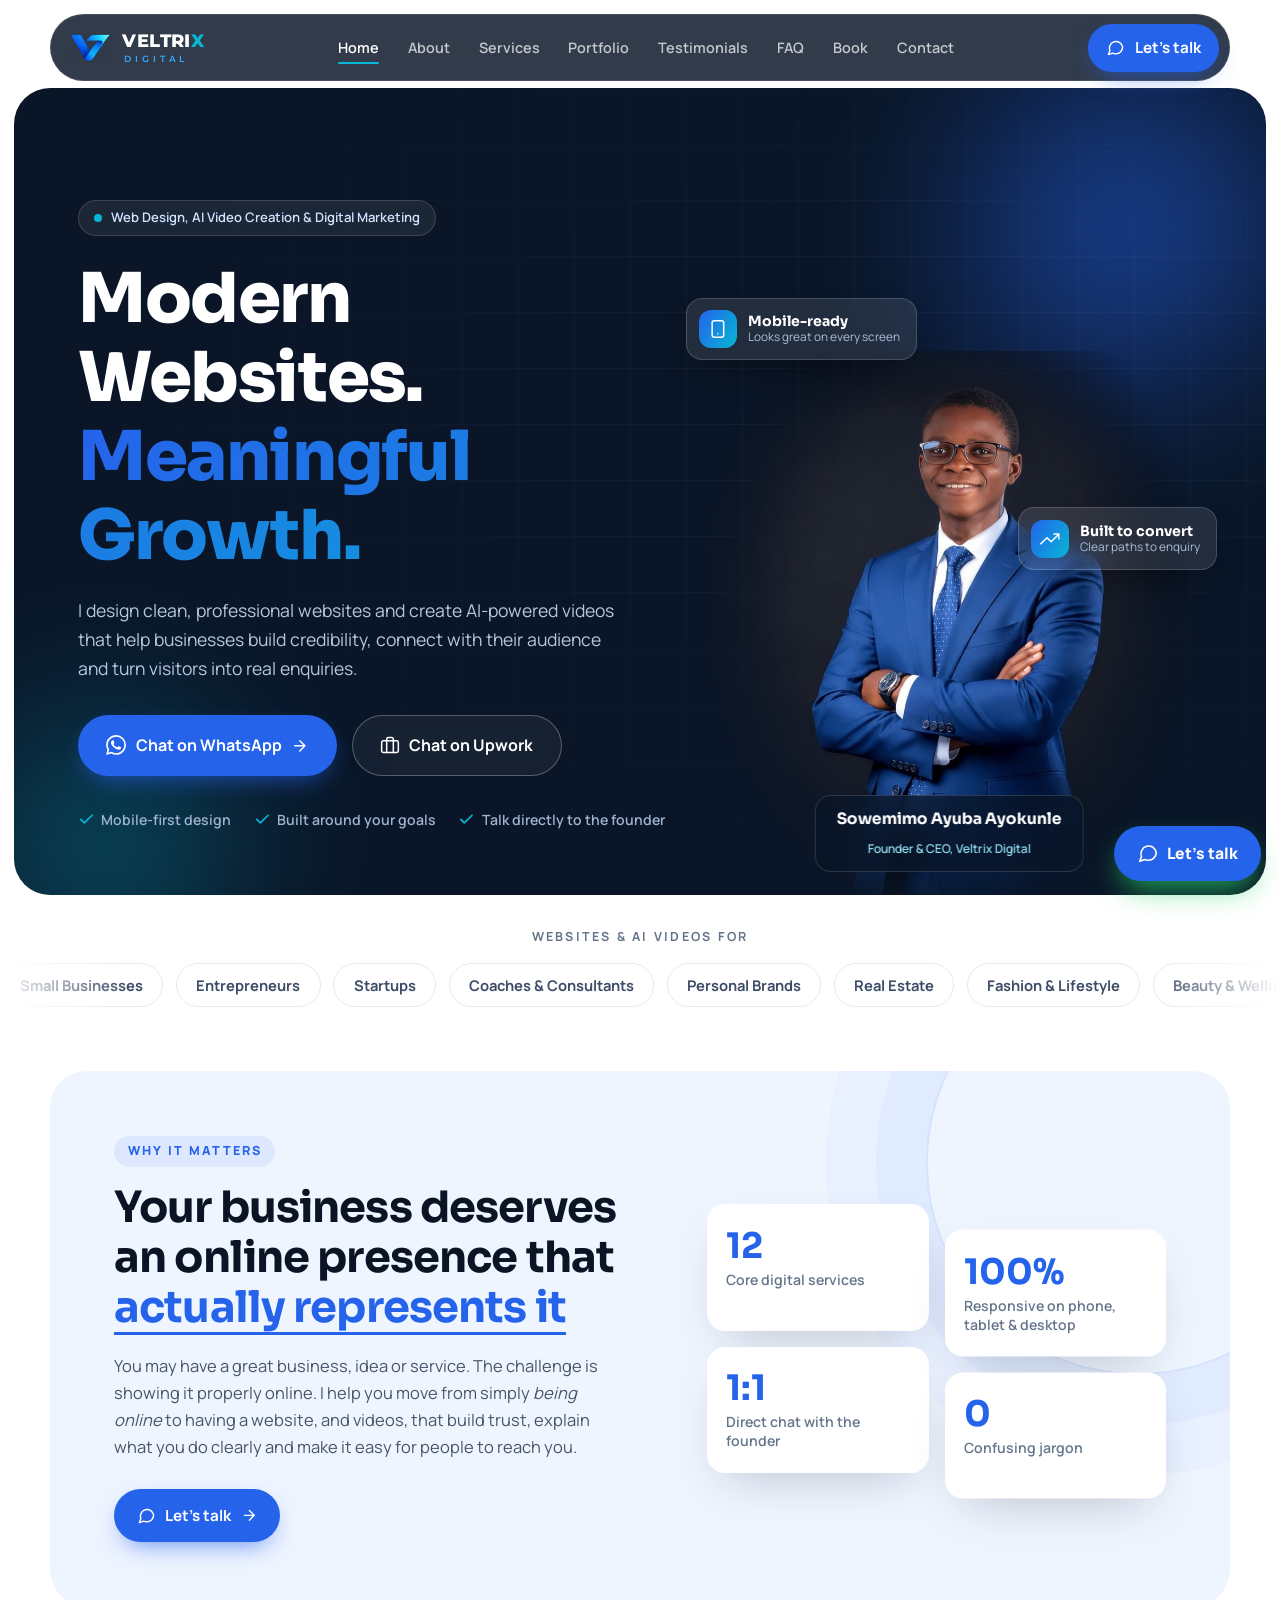
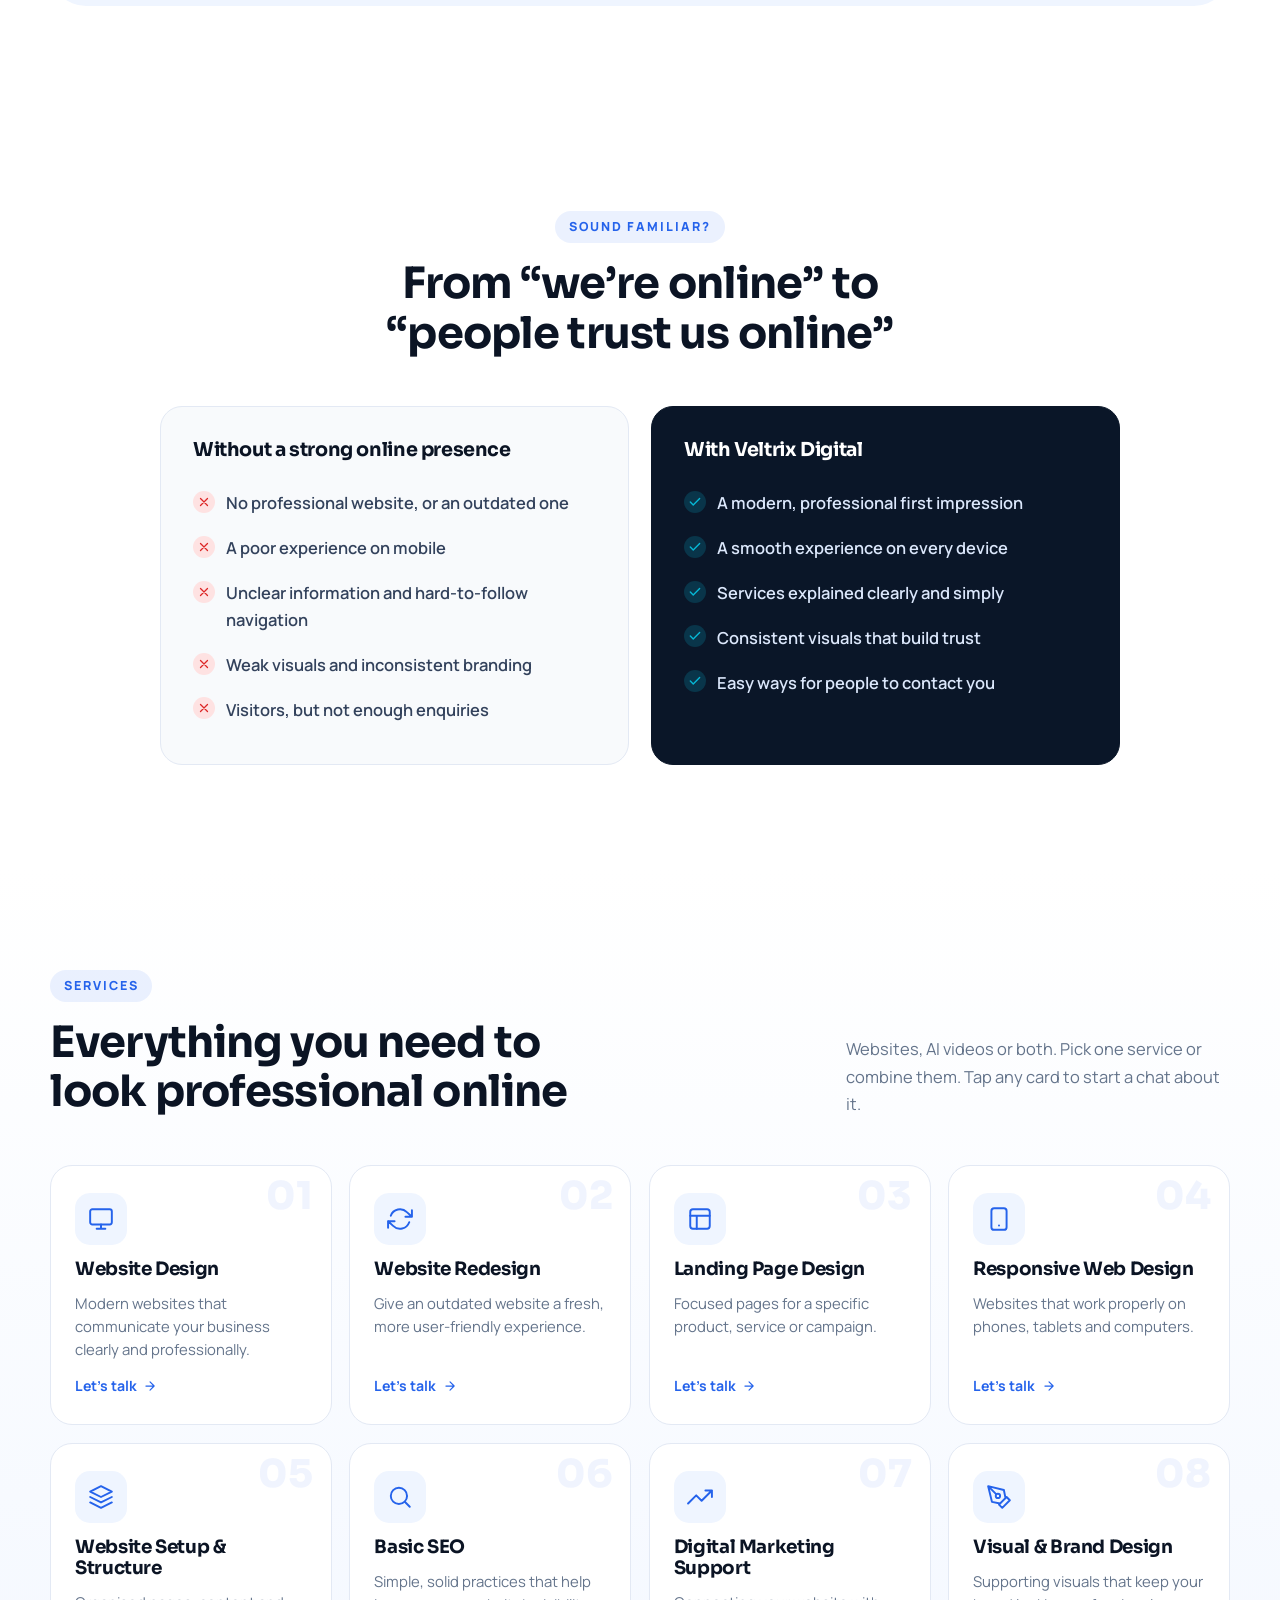
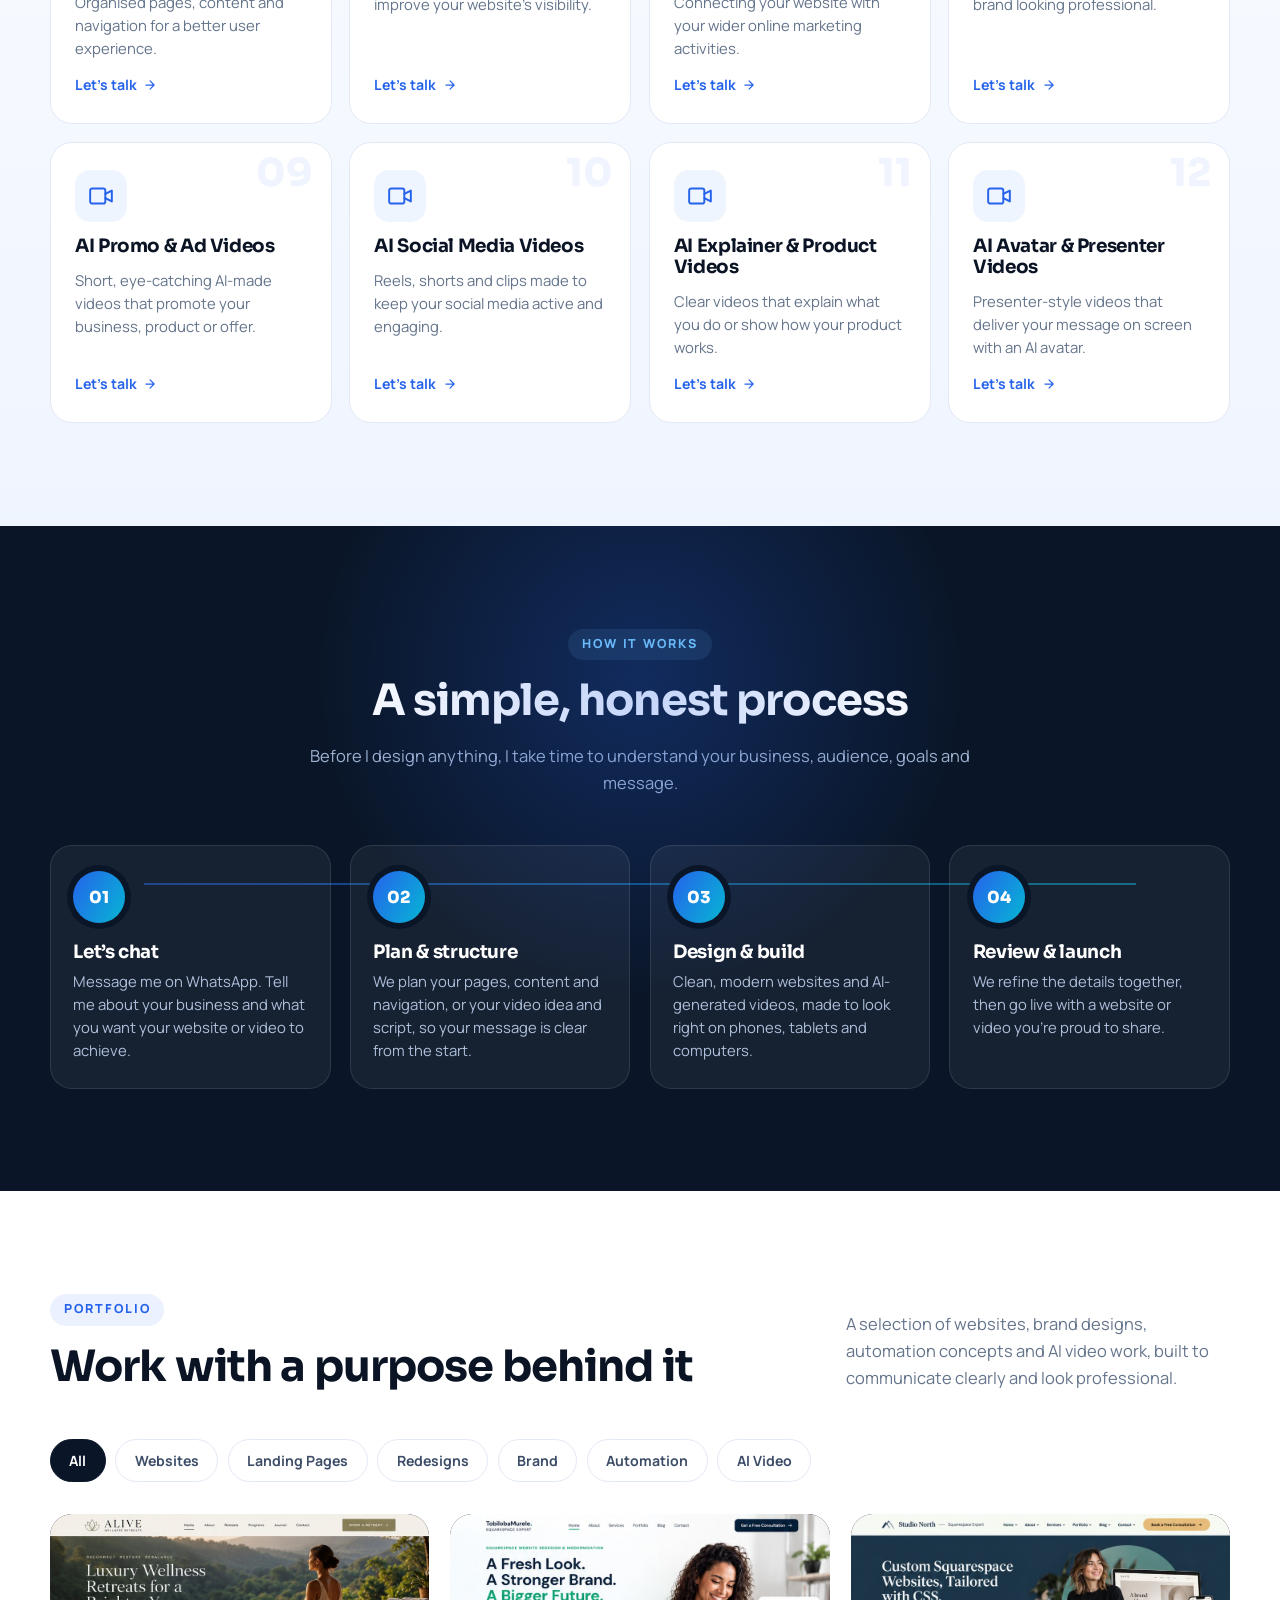
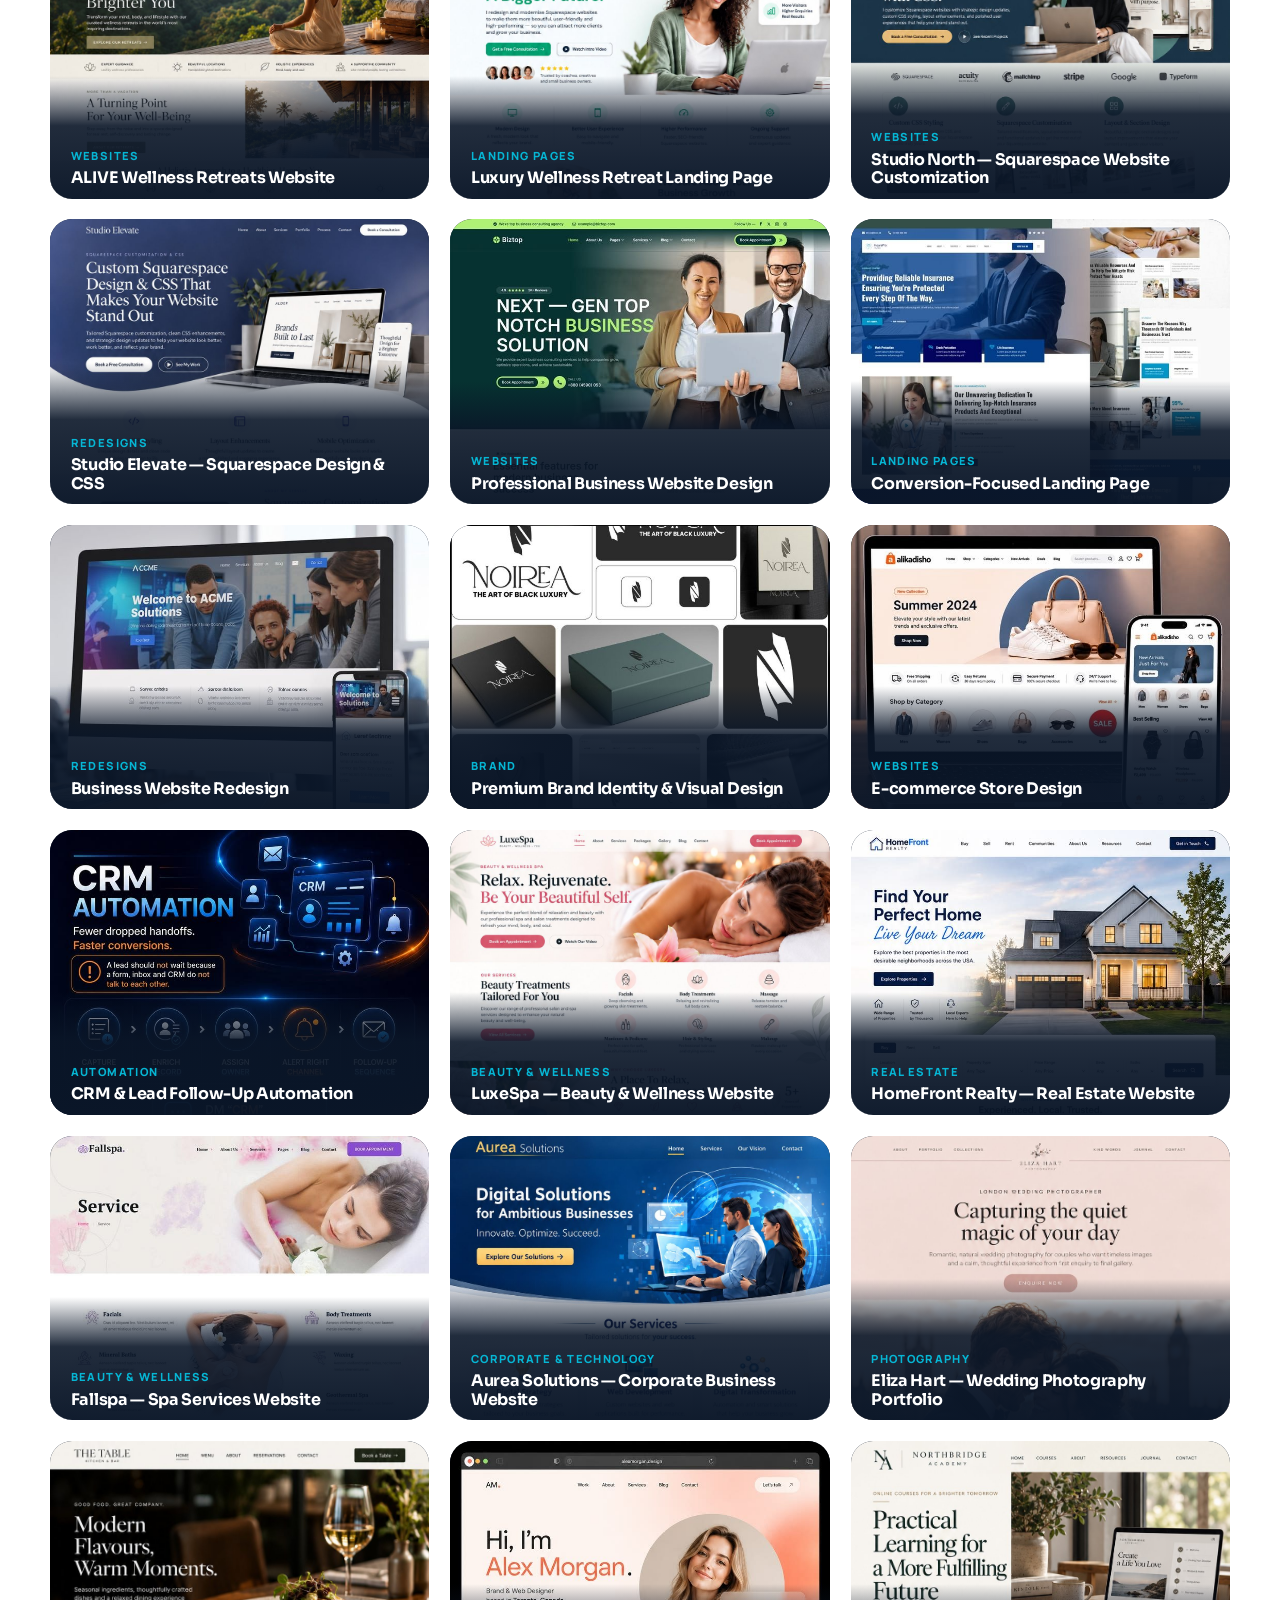
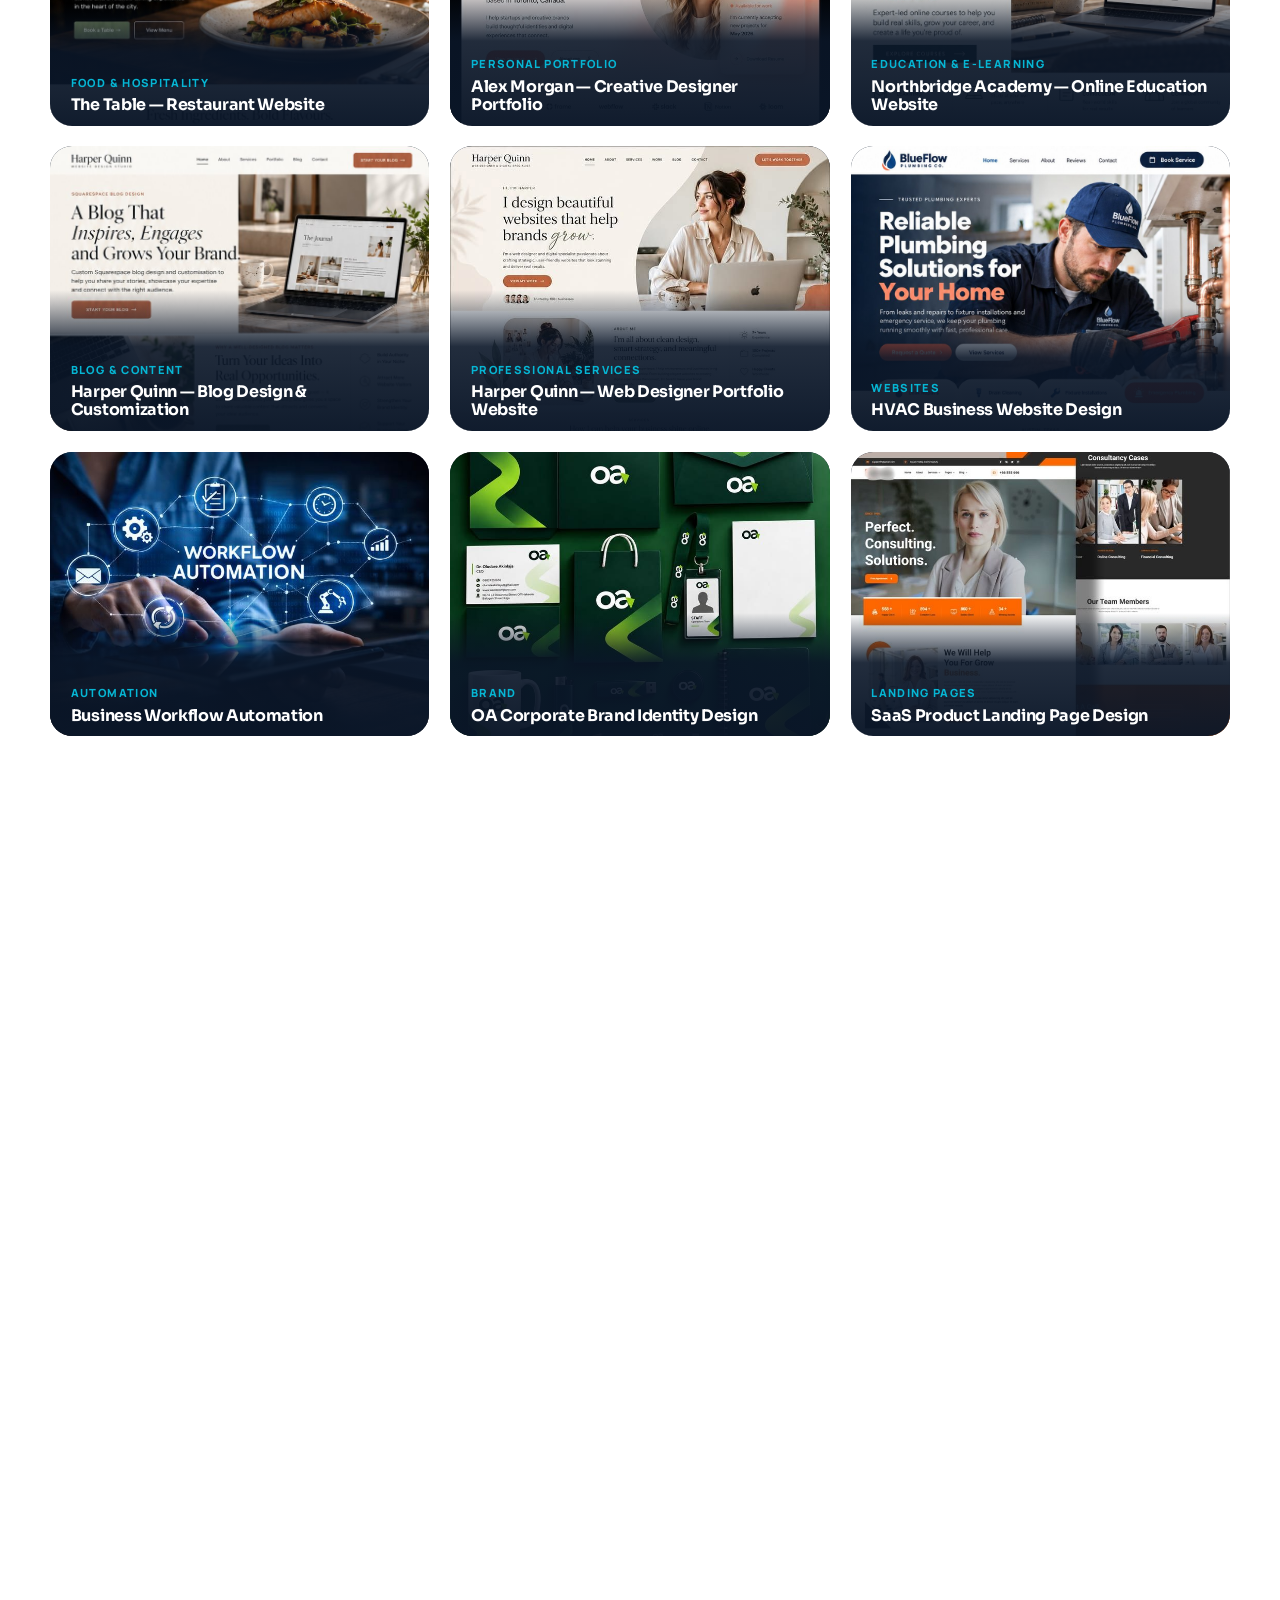
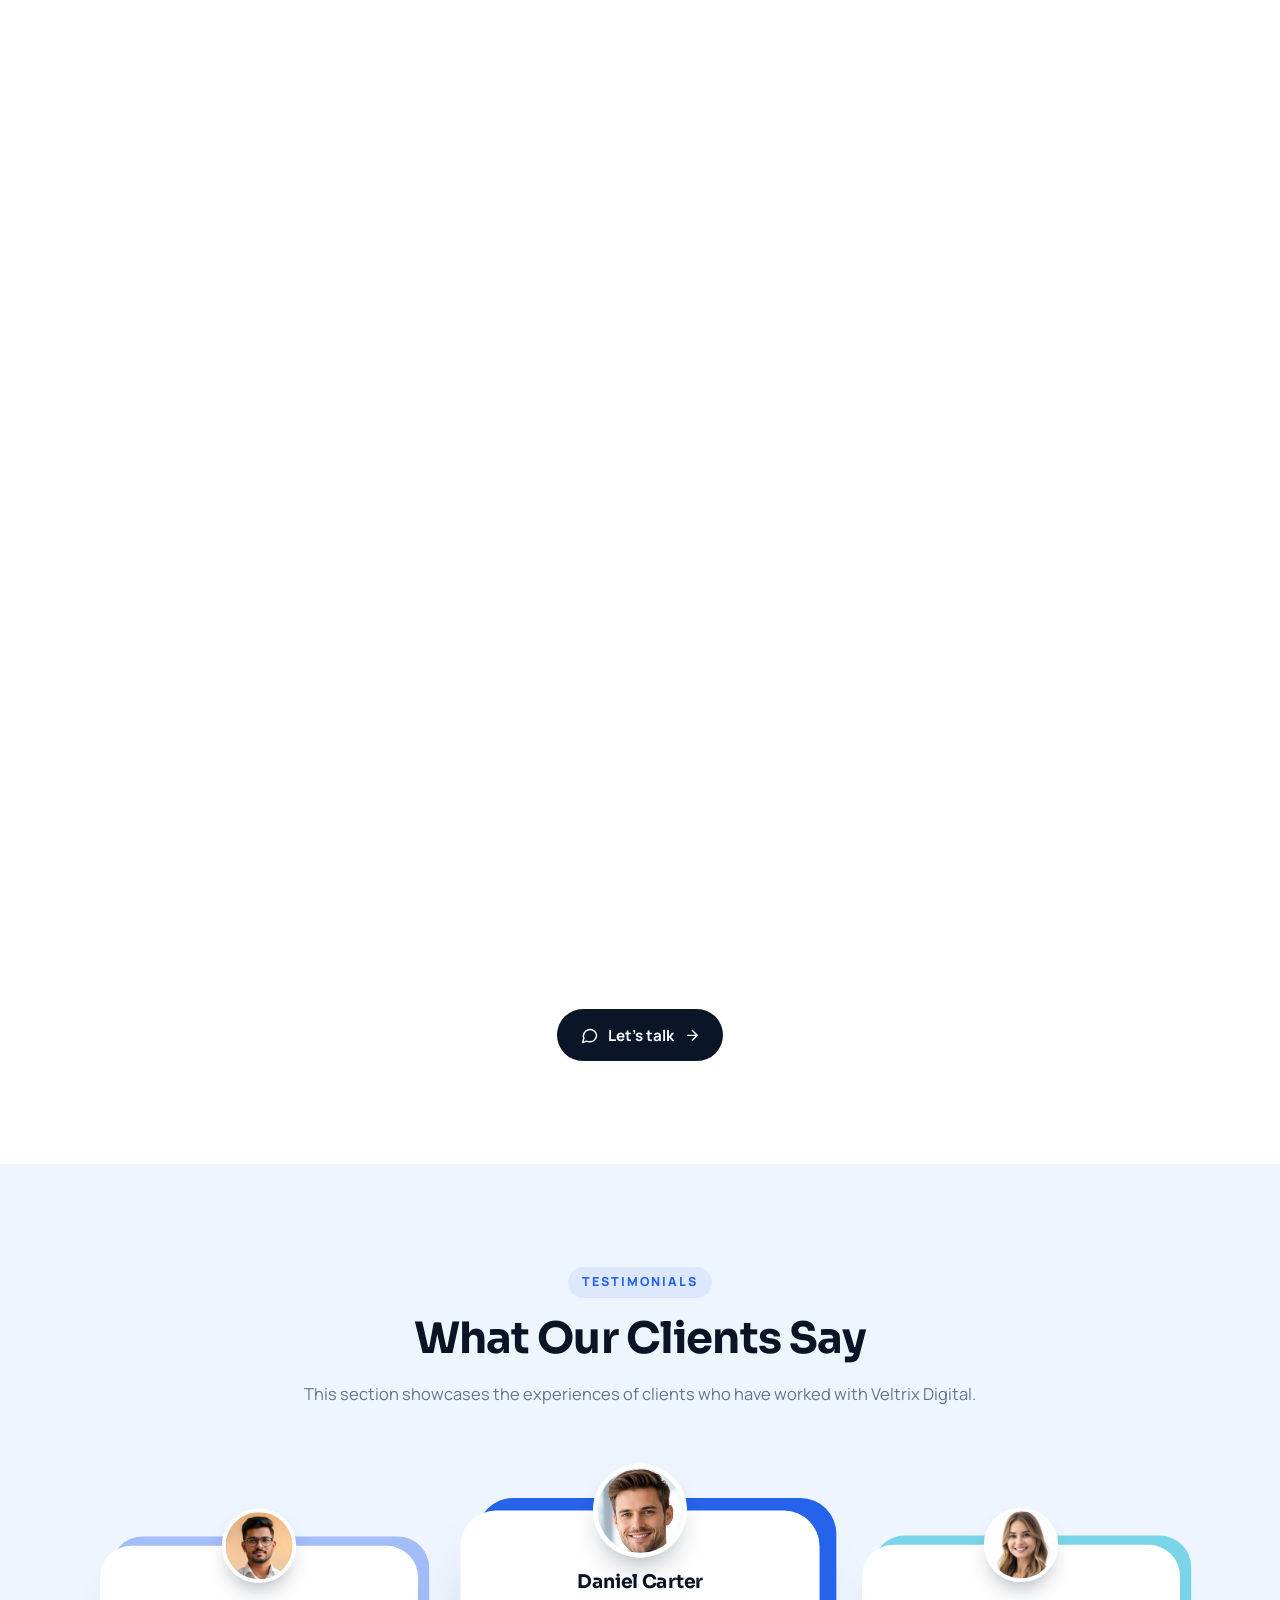
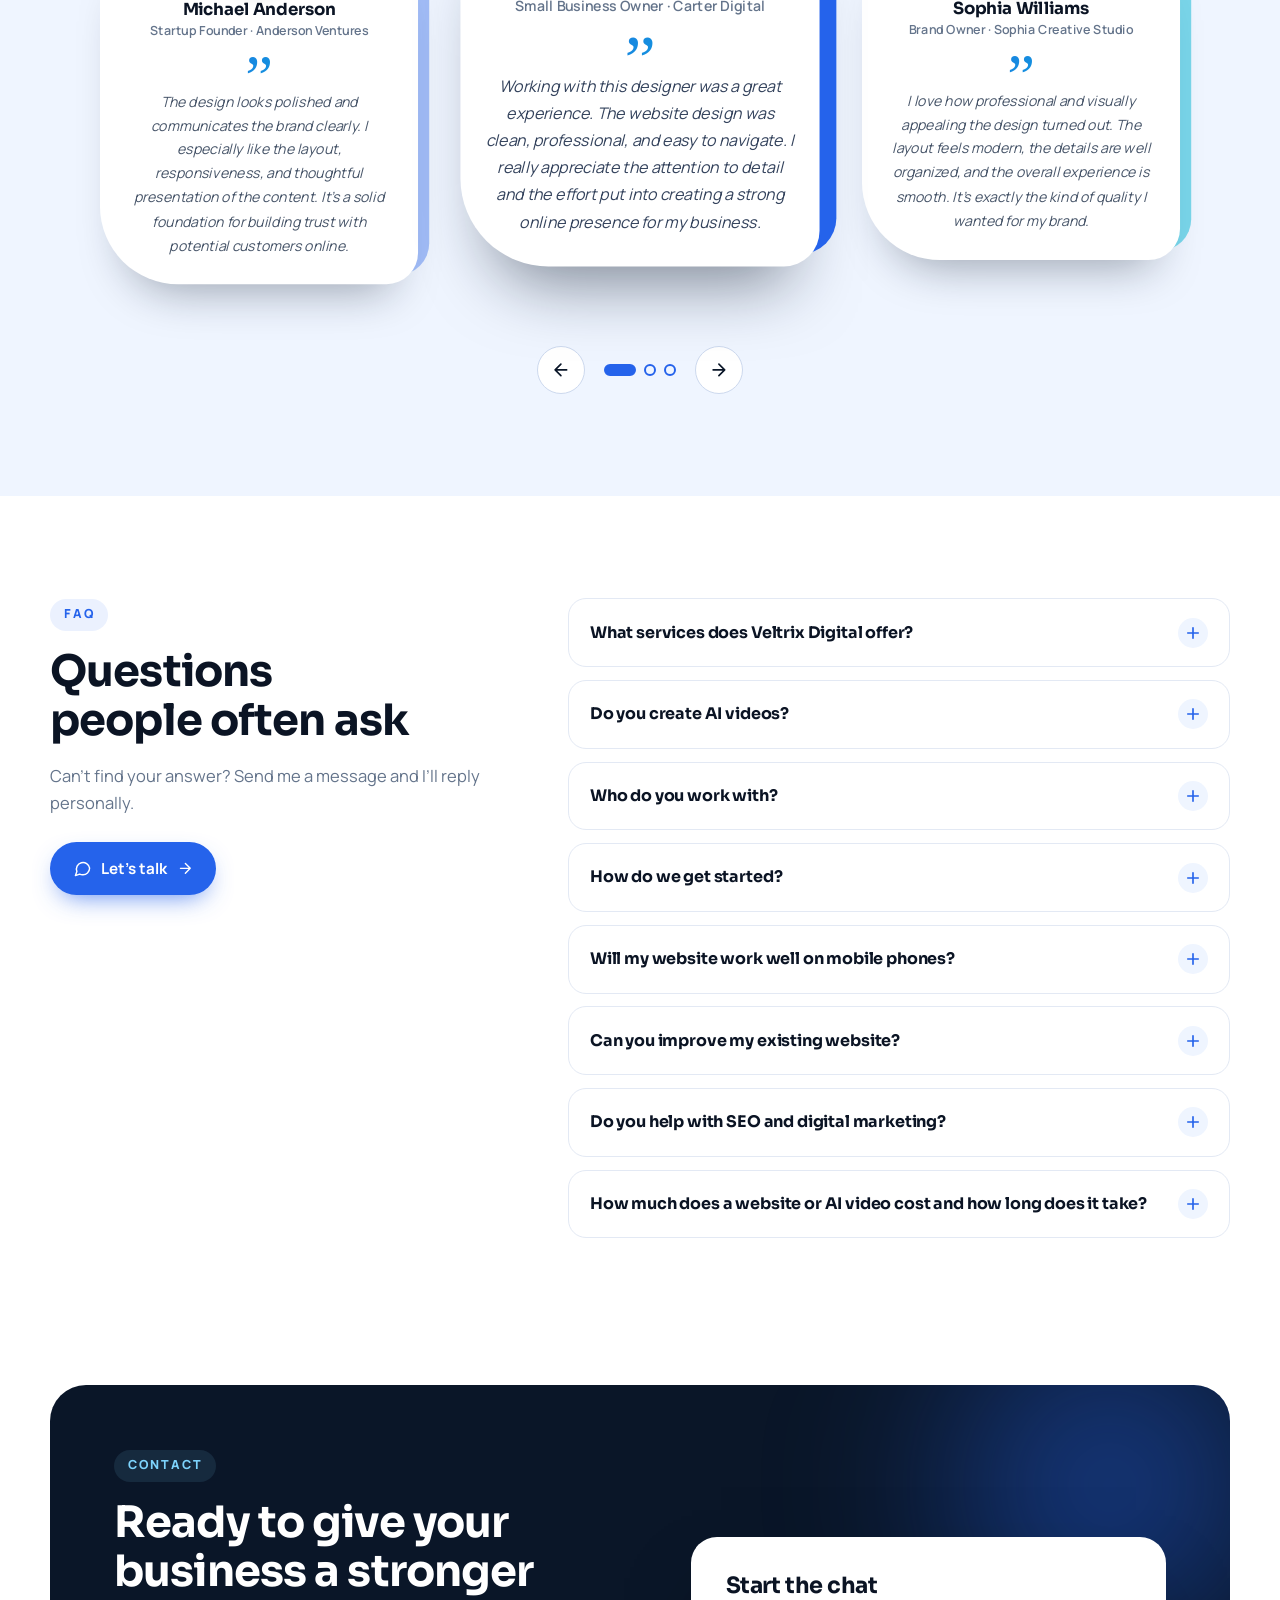
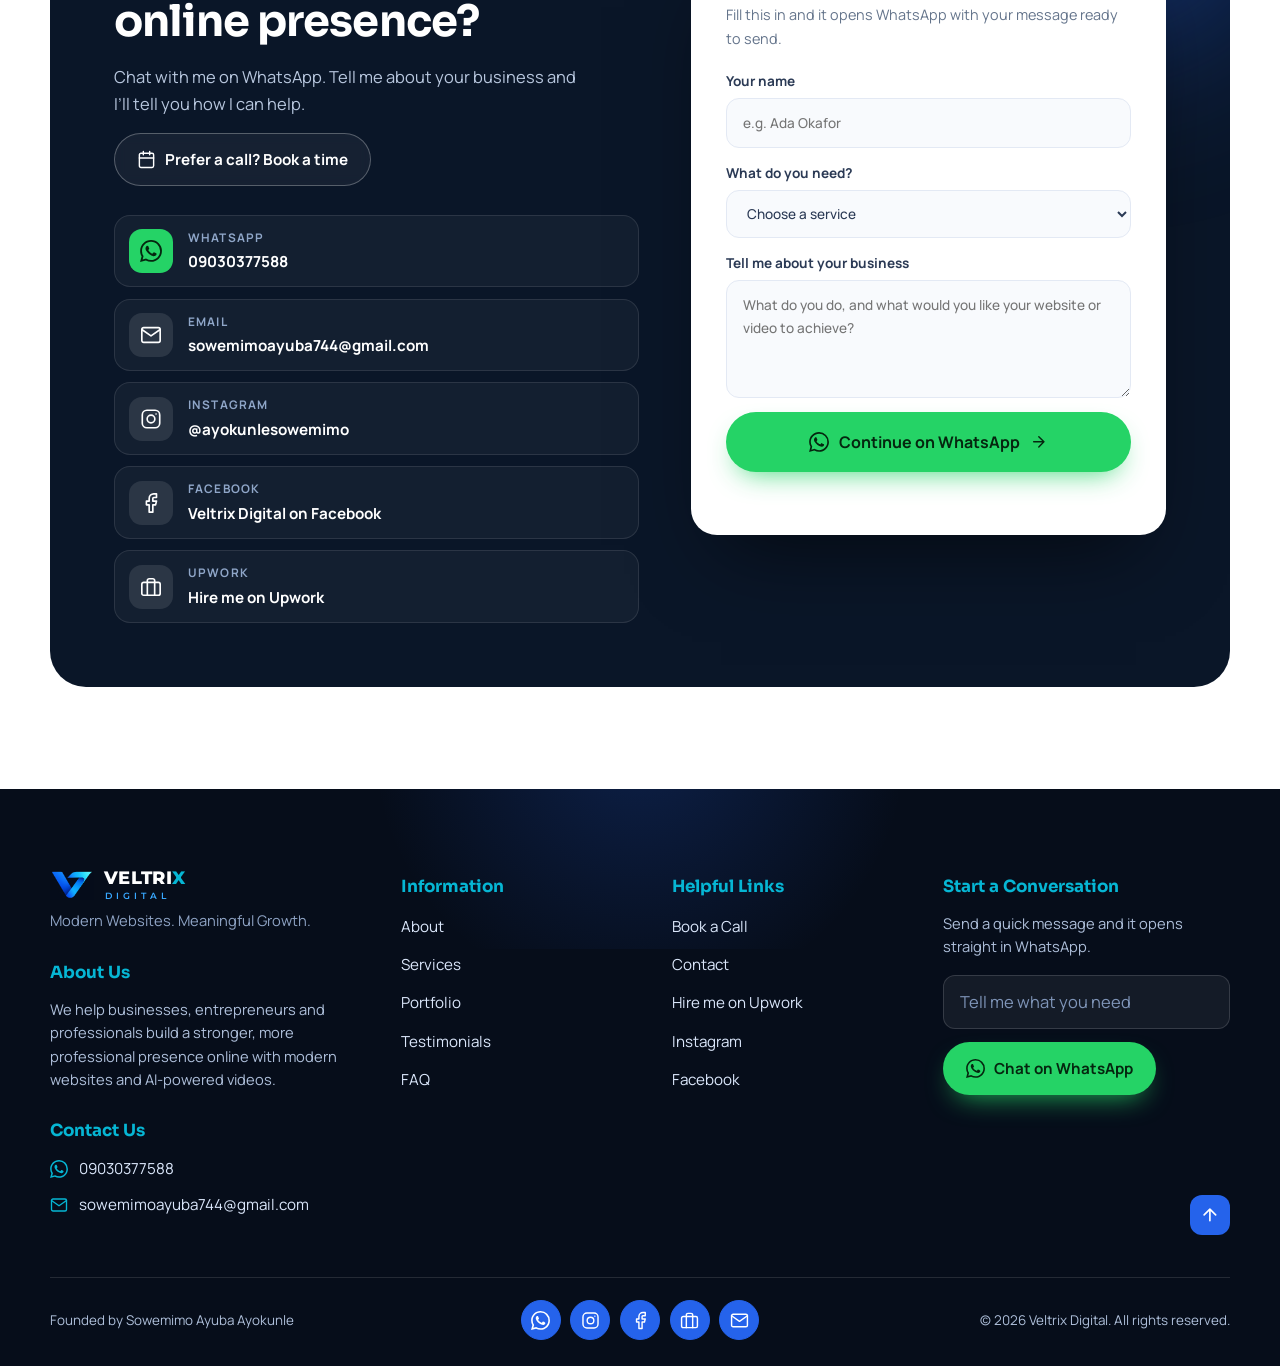
<file: index.html>
<!doctype html>
<html lang="en">
<head>
<meta charset="utf-8">
<meta name="viewport" content="width=device-width, initial-scale=1">
<title>Veltrix Digital | Modern Websites. Meaningful Growth.</title>
<meta name="description" content="Veltrix Digital designs modern, professional websites and creates AI-powered videos for businesses, coaches, consultants, NGOs and e-commerce brands. Chat with the founder on WhatsApp.">
<meta name="theme-color" content="#0A1628">
<meta property="og:title" content="Veltrix Digital | Modern Websites. Meaningful Growth.">
<meta property="og:description" content="Modern websites and AI-powered videos that build trust and help your business grow online.">
<meta property="og:type" content="website">
<meta property="og:image" content="assets/og.jpg">
<link rel="icon" type="image/png" href="assets/favicon.png">
<link rel="preconnect" href="https://fonts.googleapis.com">
<link rel="preconnect" href="https://fonts.gstatic.com" crossorigin>
<link href="https://fonts.googleapis.com/css2?family=Manrope:wght@400;500;600;700&family=Sora:wght@500;600;700;800&family=Montserrat:wght@600;800&display=swap" rel="stylesheet">
<link rel="stylesheet" href="style.css">
</head>
<body>

<!-- Icon sprite -->
<svg width="0" height="0" style="position:absolute" aria-hidden="true">
  <defs>
    <symbol id="i-wa" viewBox="0 0 24 24"><path fill="currentColor" d="M17.472 14.382c-.297-.149-1.758-.867-2.03-.967-.273-.099-.471-.148-.67.15-.197.297-.767.966-.94 1.164-.173.199-.347.223-.644.075-.297-.15-1.255-.463-2.39-1.475-.883-.788-1.48-1.761-1.653-2.059-.173-.297-.018-.458.13-.606.134-.133.298-.347.446-.52.149-.174.198-.298.298-.497.099-.198.05-.371-.025-.52-.075-.149-.669-1.612-.916-2.207-.242-.579-.487-.5-.669-.51-.173-.008-.371-.01-.57-.01-.198 0-.52.074-.792.372-.272.297-1.04 1.016-1.04 2.479 0 1.462 1.065 2.875 1.213 3.074.149.198 2.096 3.2 5.077 4.487.709.306 1.262.489 1.694.625.712.227 1.36.195 1.871.118.571-.085 1.758-.719 2.006-1.413.248-.694.248-1.289.173-1.413-.074-.124-.272-.198-.57-.347m-5.421 7.403h-.004a9.87 9.87 0 01-5.031-1.378l-.361-.214-3.741.982.998-3.648-.235-.374a9.86 9.86 0 01-1.51-5.26c.001-5.45 4.436-9.884 9.888-9.884 2.64 0 5.122 1.03 6.988 2.898a9.825 9.825 0 012.893 6.994c-.003 5.45-4.437 9.884-9.885 9.884m8.413-18.297A11.815 11.815 0 0012.05 0C5.495 0 .16 5.335.157 11.892c0 2.096.547 4.142 1.588 5.945L.057 24l6.305-1.654a11.882 11.882 0 005.683 1.448h.005c6.554 0 11.89-5.335 11.893-11.893a11.821 11.821 0 00-3.48-8.413Z"/></symbol>
    <symbol id="i-arrow" viewBox="0 0 24 24"><path d="M5 12h14M12 5l7 7-7 7" fill="none" stroke="currentColor" stroke-width="2" stroke-linecap="round" stroke-linejoin="round"/></symbol>
    <symbol id="i-check" viewBox="0 0 24 24"><path d="M20 6L9 17l-5-5" fill="none" stroke="currentColor" stroke-width="2.4" stroke-linecap="round" stroke-linejoin="round"/></symbol>
    <symbol id="i-x" viewBox="0 0 24 24"><path d="M18 6L6 18M6 6l12 12" fill="none" stroke="currentColor" stroke-width="2.2" stroke-linecap="round"/></symbol>
    <symbol id="i-plus" viewBox="0 0 24 24"><path d="M12 5v14M5 12h14" fill="none" stroke="currentColor" stroke-width="2.2" stroke-linecap="round"/></symbol>
    <symbol id="i-mail" viewBox="0 0 24 24"><g fill="none" stroke="currentColor" stroke-width="1.8" stroke-linecap="round" stroke-linejoin="round"><path d="M4 4h16a2 2 0 0 1 2 2v12a2 2 0 0 1-2 2H4a2 2 0 0 1-2-2V6a2 2 0 0 1 2-2z"/><path d="M22 6l-10 7L2 6"/></g></symbol>
    <symbol id="i-ig" viewBox="0 0 24 24"><g fill="none" stroke="currentColor" stroke-width="1.8" stroke-linecap="round" stroke-linejoin="round"><rect x="2.5" y="2.5" width="19" height="19" rx="5"/><circle cx="12" cy="12" r="4.2"/><path d="M17.5 6.5h.01"/></g></symbol>
    <symbol id="i-fb" viewBox="0 0 24 24"><path d="M18 2h-3a5 5 0 0 0-5 5v3H7v4h3v8h4v-8h3l1-4h-4V7a1 1 0 0 1 1-1h3z" fill="none" stroke="currentColor" stroke-width="1.8" stroke-linejoin="round"/></symbol>
    <symbol id="i-video" viewBox="0 0 24 24"><g fill="none" stroke="currentColor" stroke-width="1.8" stroke-linecap="round" stroke-linejoin="round"><rect x="2" y="5" width="14" height="14" rx="2"/><path d="M16 10l6-3v10l-6-3"/></g></symbol>
    <symbol id="i-monitor" viewBox="0 0 24 24"><g fill="none" stroke="currentColor" stroke-width="1.8" stroke-linecap="round" stroke-linejoin="round"><rect x="2" y="3" width="20" height="14" rx="2"/><path d="M8 21h8M12 17v4"/></g></symbol>
    <symbol id="i-phone" viewBox="0 0 24 24"><g fill="none" stroke="currentColor" stroke-width="1.8" stroke-linecap="round" stroke-linejoin="round"><rect x="5" y="2" width="14" height="20" rx="2.5"/><path d="M12 18h.01"/></g></symbol>
    <symbol id="i-layout" viewBox="0 0 24 24"><g fill="none" stroke="currentColor" stroke-width="1.8" stroke-linecap="round" stroke-linejoin="round"><rect x="3" y="3" width="18" height="18" rx="2.5"/><path d="M3 9h18M9 21V9"/></g></symbol>
    <symbol id="i-refresh" viewBox="0 0 24 24"><path d="M23 4v6h-6M1 20v-6h6M3.5 9a9 9 0 0 1 14.85-3.36L23 10M1 14l4.65 4.36A9 9 0 0 0 20.5 15" fill="none" stroke="currentColor" stroke-width="1.8" stroke-linecap="round" stroke-linejoin="round"/></symbol>
    <symbol id="i-layers" viewBox="0 0 24 24"><path d="M12 2L2 7l10 5 10-5-10-5zM2 17l10 5 10-5M2 12l10 5 10-5" fill="none" stroke="currentColor" stroke-width="1.8" stroke-linecap="round" stroke-linejoin="round"/></symbol>
    <symbol id="i-search" viewBox="0 0 24 24"><g fill="none" stroke="currentColor" stroke-width="1.8" stroke-linecap="round" stroke-linejoin="round"><circle cx="11" cy="11" r="7.5"/><path d="M21 21l-4.35-4.35"/></g></symbol>
    <symbol id="i-chart" viewBox="0 0 24 24"><path d="M23 6l-9.5 9.5-5-5L1 18M17 6h6v6" fill="none" stroke="currentColor" stroke-width="1.8" stroke-linecap="round" stroke-linejoin="round"/></symbol>
    <symbol id="i-pen" viewBox="0 0 24 24"><path d="M12 19l7-7 3 3-7 7-3-3zM18 13l-1.5-7.5L2 2l3.5 14.5L13 18l5-5zM2 2l7.6 7.6M11 13a2 2 0 1 0 0-4 2 2 0 0 0 0 4z" fill="none" stroke="currentColor" stroke-width="1.8" stroke-linecap="round" stroke-linejoin="round"/></symbol>
    <symbol id="i-image" viewBox="0 0 24 24"><g fill="none" stroke="currentColor" stroke-width="1.8" stroke-linecap="round" stroke-linejoin="round"><rect x="3" y="3" width="18" height="18" rx="2.5"/><circle cx="8.5" cy="8.5" r="1.5"/><path d="M21 15l-5-5L5 21"/></g></symbol>
    <symbol id="i-star" viewBox="0 0 24 24"><path d="M12 2l3.09 6.26L22 9.27l-5 4.87 1.18 6.88L12 17.77l-6.18 3.25L7 14.14 2 9.27l6.91-1.01L12 2z" fill="currentColor"/></symbol>
    <symbol id="i-brief" viewBox="0 0 24 24"><g fill="none" stroke="currentColor" stroke-width="1.8" stroke-linecap="round" stroke-linejoin="round"><rect x="2" y="7" width="20" height="14" rx="2"/><path d="M16 21V5a2 2 0 0 0-2-2h-4a2 2 0 0 0-2 2v16"/></g></symbol>
    <symbol id="i-cal" viewBox="0 0 24 24"><g fill="none" stroke="currentColor" stroke-width="1.8" stroke-linecap="round" stroke-linejoin="round"><rect x="3" y="4" width="18" height="18" rx="2"/><path d="M16 2v4M8 2v4M3 10h18"/></g></symbol>
    <symbol id="i-chat" viewBox="0 0 24 24"><path d="M21 11.5a8.4 8.4 0 0 1-9 8.4 8.6 8.6 0 0 1-3.6-.8L3 21l1.9-5.1A8.4 8.4 0 1 1 21 11.5z" fill="none" stroke="currentColor" stroke-width="1.8" stroke-linecap="round" stroke-linejoin="round"/></symbol>
    <symbol id="i-user" viewBox="0 0 24 24"><g fill="none" stroke="currentColor" stroke-width="1.6" stroke-linecap="round" stroke-linejoin="round"><circle cx="12" cy="8" r="4"/><path d="M4 21c0-4.4 3.6-8 8-8s8 3.6 8 8"/></g></symbol>
    <symbol id="i-play" viewBox="0 0 24 24"><path d="M8 5v14l11-7z" fill="currentColor"/></symbol>
    <symbol id="i-ext" viewBox="0 0 24 24"><path d="M18 13v6a2 2 0 0 1-2 2H5a2 2 0 0 1-2-2V8a2 2 0 0 1 2-2h6M15 3h6v6M10 14L21 3" fill="none" stroke="currentColor" stroke-width="1.8" stroke-linecap="round" stroke-linejoin="round"/></symbol>
  </defs>
</svg>

<div class="progress" id="progress"></div>

<!-- ============ NAV ============ -->
<header class="nav" id="nav">
  <div class="nav__inner">
    <a href="#home" class="brand" aria-label="Veltrix Digital home">
      <img src="assets/logo-mark.png" alt="" class="brand__mark" width="44" height="30">
      <span class="brand__text"><b>VELTRI<i>X</i></b><small>DIGITAL</small></span>
    </a>
    <nav class="nav__links" id="navLinks" aria-label="Main">
      <a href="#home" class="is-active">Home</a>
      <a href="about.html">About</a>
      <a href="#services">Services</a>
      <a href="#portfolio">Portfolio</a>
      <a href="#testimonials">Testimonials</a>
      <a href="#faq">FAQ</a>
      <a href="book.html">Book</a>
      <a href="#contact">Contact</a>
      <a href="#" class="btn btn--primary nav__cta-mobile" data-talk><svg><use href="#i-chat"/></svg>Let’s talk</a>
    </nav>
    <a href="#" class="btn btn--primary nav__cta" data-talk><svg><use href="#i-chat"/></svg><span>Let’s talk</span></a>
    <button class="burger" id="burger" aria-label="Open menu" aria-expanded="false"><span></span><span></span><span></span></button>
  </div>
</header>

<main>

<!-- ============ HOME / HERO ============ -->
<section class="hero" id="home">
  <div class="hero__card">
    <div class="hero__bg" aria-hidden="true">
      <span class="orb orb--1" data-parallax="0.06"></span>
      <span class="orb orb--2" data-parallax="-0.04"></span>
      <span class="grid-lines"></span>
    </div>

    <div class="hero__text">
      <span class="pill reveal"><span class="pill__dot"></span>Web Design, AI Video Creation &amp; Digital Marketing</span>
      <h1 class="reveal" style="--d:.08s">Modern Websites.<br><span class="grad">Meaningful Growth.</span></h1>
      <p class="hero__lead reveal" style="--d:.16s">I design clean, professional websites and create AI-powered videos that help businesses build credibility, connect with their audience and turn visitors into real enquiries.</p>
      <div class="hero__actions reveal" style="--d:.24s">
        <a href="#" class="btn btn--primary btn--lg magnetic" data-wa><svg><use href="#i-wa"/></svg>Chat on WhatsApp<svg class="arr"><use href="#i-arrow"/></svg></a>
        <a href="#" class="btn btn--ghost btn--lg" data-up target="_blank" rel="noopener"><svg><use href="#i-brief"/></svg>Chat on Upwork</a>
      </div>
      <ul class="hero__trust reveal" style="--d:.32s">
        <li><svg><use href="#i-check"/></svg>Mobile-first design</li>
        <li><svg><use href="#i-check"/></svg>Built around your goals</li>
        <li><svg><use href="#i-check"/></svg>Talk directly to the founder</li>
      </ul>
    </div>

    <div class="hero__visual reveal" style="--d:.2s">
      <div class="hero__photo" id="tilt">
        <img src="assets/founder.jpg" alt="Sowemimo Ayuba Ayokunle, Founder and CEO of Veltrix Digital" width="900" height="1020" fetchpriority="high">
      </div>
      <div class="float float--a"><span class="float__icon"><svg><use href="#i-phone"/></svg></span><div><b>Mobile-ready</b><small>Looks great on every screen</small></div></div>
      <div class="float float--b"><span class="float__icon"><svg><use href="#i-chart"/></svg></span><div><b>Built to convert</b><small>Clear paths to enquiry</small></div></div>
      <div class="nametag"><b>Sowemimo Ayuba Ayokunle</b><small>Founder &amp; CEO, Veltrix Digital</small></div>
    </div>
  </div>
</section>

<!-- Audience marquee -->
<section class="marquee" aria-label="Who Veltrix Digital works with">
  <p class="marquee__label">Websites &amp; AI videos for</p>
  <div class="marquee__track">
    <div class="marquee__row" id="marqueeRow">
      <span>Small Businesses</span><span>Entrepreneurs</span><span>Startups</span><span>Coaches &amp; Consultants</span><span>Personal Brands</span><span>Real Estate</span><span>Fashion &amp; Lifestyle</span><span>Beauty &amp; Wellness</span><span>Restaurants &amp; Hospitality</span><span>Health &amp; Fitness</span><span>Photographers &amp; Creatives</span><span>E-commerce</span><span>Professional Services</span><span>Nonprofits &amp; NGOs</span>
    </div>
  </div>
</section>

<!-- ============ WHY / VALUE ============ -->
<section class="section value">
  <div class="wrap value__card reveal">
    <div class="value__copy">
      <span class="eyebrow">Why it matters</span>
      <h2>Your business deserves an online presence that <span class="underline">actually represents it</span></h2>
      <p>You may have a great business, idea or service. The challenge is showing it properly online. I help you move from simply <em>being online</em> to having a website, and videos, that build trust, explain what you do clearly and make it easy for people to reach you.</p>
      <a href="#" class="btn btn--primary magnetic" data-talk><svg><use href="#i-chat"/></svg>Let’s talk<svg class="arr"><use href="#i-arrow"/></svg></a>
    </div>
    <div class="value__stats">
      <div class="stat stat--1"><b><span data-count="12">12</span></b><span>Core digital services</span></div>
      <div class="stat stat--2"><b><span data-count="100">100</span>%</b><span>Responsive on phone, tablet &amp; desktop</span></div>
      <div class="stat stat--3"><b>1:1</b><span>Direct chat with the founder</span></div>
      <div class="stat stat--4"><b>0</b><span>Confusing jargon</span></div>
    </div>
  </div>
</section>

<!-- ============ PROBLEM / SOLUTION ============ -->
<section class="section compare">
  <div class="wrap">
    <div class="section__head center reveal">
      <span class="eyebrow">Sound familiar?</span>
      <h2>From “we’re online” to “people trust us online”</h2>
    </div>
    <div class="compare__grid">
      <div class="compare__col compare__col--bad reveal">
        <h3>Without a strong online presence</h3>
        <ul>
          <li><svg><use href="#i-x"/></svg>No professional website, or an outdated one</li>
          <li><svg><use href="#i-x"/></svg>A poor experience on mobile</li>
          <li><svg><use href="#i-x"/></svg>Unclear information and hard-to-follow navigation</li>
          <li><svg><use href="#i-x"/></svg>Weak visuals and inconsistent branding</li>
          <li><svg><use href="#i-x"/></svg>Visitors, but not enough enquiries</li>
        </ul>
      </div>
      <div class="compare__col compare__col--good reveal" style="--d:.12s">
        <h3>With Veltrix Digital</h3>
        <ul>
          <li><svg><use href="#i-check"/></svg>A modern, professional first impression</li>
          <li><svg><use href="#i-check"/></svg>A smooth experience on every device</li>
          <li><svg><use href="#i-check"/></svg>Services explained clearly and simply</li>
          <li><svg><use href="#i-check"/></svg>Consistent visuals that build trust</li>
          <li><svg><use href="#i-check"/></svg>Easy ways for people to contact you</li>
        </ul>
      </div>
    </div>
  </div>
</section>

<!-- ============ SERVICES ============ -->
<section class="section services" id="services">
  <div class="wrap">
    <div class="section__head split reveal">
      <div>
        <span class="eyebrow">Services</span>
        <h2>Everything you need to look professional online</h2>
      </div>
      <p>Websites, AI videos or both. Pick one service or combine them. Tap any card to start a chat about it.</p>
    </div>
    <div class="services__grid" id="servicesGrid"></div>
  </div>
</section>

<!-- ============ PROCESS ============ -->
<section class="section process">
  <div class="wrap">
    <div class="section__head center reveal">
      <span class="eyebrow eyebrow--light">How it works</span>
      <h2>A simple, honest process</h2>
      <p>Before I design anything, I take time to understand your business, audience, goals and message.</p>
    </div>
    <ol class="steps" id="steps">
      <li class="step reveal"><span class="step__n">01</span><h3>Let’s chat</h3><p>Message me on WhatsApp. Tell me about your business and what you want your website or video to achieve.</p></li>
      <li class="step reveal" style="--d:.1s"><span class="step__n">02</span><h3>Plan &amp; structure</h3><p>We plan your pages, content and navigation, or your video idea and script, so your message is clear from the start.</p></li>
      <li class="step reveal" style="--d:.2s"><span class="step__n">03</span><h3>Design &amp; build</h3><p>Clean, modern websites and AI-generated videos, made to look right on phones, tablets and computers.</p></li>
      <li class="step reveal" style="--d:.3s"><span class="step__n">04</span><h3>Review &amp; launch</h3><p>We refine the details together, then go live with a website or video you’re proud to share.</p></li>
    </ol>
  </div>
</section>

<!-- ============ PORTFOLIO ============ -->
<section class="section portfolio" id="portfolio">
  <div class="wrap">
    <div class="section__head split reveal">
      <div>
        <span class="eyebrow">Portfolio</span>
        <h2>Work with a purpose behind it</h2>
      </div>
      <p>A selection of websites, brand designs, automation concepts and AI video work, built to communicate clearly and look professional.</p>
    </div>
    <div class="filters reveal" id="filters" role="tablist" aria-label="Filter projects">
      <button class="chip is-active" data-filter="All">All</button>
      <button class="chip" data-filter="Websites">Websites</button>
      <button class="chip" data-filter="Landing Pages">Landing Pages</button>
      <button class="chip" data-filter="Redesigns">Redesigns</button>
      <button class="chip" data-filter="Brand">Brand</button>
      <button class="chip" data-filter="Automation">Automation</button>
      <button class="chip" data-filter="AI Video">AI Video</button>
    </div>
    <div class="portfolio__grid" id="portfolioGrid"></div>
    <div class="center reveal" style="margin-top:2.5rem">
      <a href="#" class="btn btn--dark magnetic" data-talk data-msg="Hello Ayuba, I saw your portfolio and I'd like to talk about my project."><svg><use href="#i-chat"/></svg>Let’s talk<svg class="arr"><use href="#i-arrow"/></svg></a>
    </div>
  </div>
</section>

<!-- ============ TESTIMONIALS ============ -->
<section class="section testi" id="testimonials" aria-labelledby="tmTitle">
  <div class="wrap">
    <div class="section__head center reveal">
      <span class="eyebrow">Testimonials</span>
      <h2 id="tmTitle">What Our Clients Say</h2>
      <p>This section showcases the experiences of clients who have worked with Veltrix Digital.</p>
    </div>
    <div class="tm reveal" id="tm" role="region" aria-roledescription="carousel" aria-label="Client testimonials" tabindex="0">
      <div class="tm__stage" id="tmStage"></div>
      <div class="tm__controls">
        <button type="button" class="tm__btn" id="tmPrev" aria-label="Previous testimonial"><svg style="transform:rotate(180deg)"><use href="#i-arrow"/></svg></button>
        <div class="tm__dots" id="tmDots" role="group" aria-label="Choose a testimonial"></div>
        <button type="button" class="tm__btn" id="tmNext" aria-label="Next testimonial"><svg><use href="#i-arrow"/></svg></button>
      </div>
      <p class="sr-only" id="tmLive" aria-live="polite"></p>
    </div>
  </div>
</section>

<!-- ============ FAQ ============ -->
<section class="section faq" id="faq">
  <div class="wrap faq__grid">
    <div class="faq__intro reveal">
      <span class="eyebrow">FAQ</span>
      <h2>Questions people often ask</h2>
      <p>Can’t find your answer? Send me a message and I’ll reply personally.</p>
      <a href="#" class="btn btn--primary magnetic" data-talk data-msg="Hello Ayuba, I have a question about your website design and AI video services."><svg><use href="#i-chat"/></svg>Let’s talk<svg class="arr"><use href="#i-arrow"/></svg></a>
    </div>
    <div class="acc reveal" id="acc" style="--d:.1s">
      <div class="acc__item"><button class="acc__q" aria-expanded="false"><span>What services does Veltrix Digital offer?</span><svg><use href="#i-plus"/></svg></button><div class="acc__a"><div><p>Website design, website redesign, landing page design, responsive web design, website setup and structure, basic SEO, digital marketing support, visual &amp; brand design, and AI video creation (promo and ad videos, social media videos, explainer and product videos, and AI avatar and presenter videos).</p></div></div></div>
      <div class="acc__item"><button class="acc__q" aria-expanded="false"><span>Do you create AI videos?</span><svg><use href="#i-plus"/></svg></button><div class="acc__a"><div><p>Yes. Alongside websites, I create AI-powered videos for businesses and personal brands, from promo and ad videos to social media videos, explainers and presenter-style videos. Message me on WhatsApp with your idea and I’ll tell you how I can help.</p></div></div></div>
      <div class="acc__item"><button class="acc__q" aria-expanded="false"><span>Who do you work with?</span><svg><use href="#i-plus"/></svg></button><div class="acc__a"><div><p>Small and growing businesses, entrepreneurs, startups, coaches and consultants, personal brands, e-commerce stores, professional service providers, NGOs and many more. I work with both local and international clients.</p></div></div></div>
      <div class="acc__item"><button class="acc__q" aria-expanded="false"><span>How do we get started?</span><svg><use href="#i-plus"/></svg></button><div class="acc__a"><div><p>Simply chat with me on WhatsApp. Tell me about your business, your audience and what you want your website to do. From there, I’ll guide you through the next steps.</p></div></div></div>
      <div class="acc__item"><button class="acc__q" aria-expanded="false"><span>Will my website work well on mobile phones?</span><svg><use href="#i-plus"/></svg></button><div class="acc__a"><div><p>Yes. Every website is designed to work properly across phones, tablets and computers, because most of your visitors will be browsing on their phones.</p></div></div></div>
      <div class="acc__item"><button class="acc__q" aria-expanded="false"><span>Can you improve my existing website?</span><svg><use href="#i-plus"/></svg></button><div class="acc__a"><div><p>Absolutely. If your current site feels outdated, is hard to navigate or doesn’t explain your services clearly, I can redesign it with a more modern, user-friendly experience.</p></div></div></div>
      <div class="acc__item"><button class="acc__q" aria-expanded="false"><span>Do you help with SEO and digital marketing?</span><svg><use href="#i-plus"/></svg></button><div class="acc__a"><div><p>Yes. I apply basic SEO practices to help your website be found, and I can help connect your website with your wider online marketing activities.</p></div></div></div>
      <div class="acc__item"><button class="acc__q" aria-expanded="false"><span>How much does a website or AI video cost and how long does it take?</span><svg><use href="#i-plus"/></svg></button><div class="acc__a"><div><p>It depends on what your project needs: the number of pages, features and content. Message me on WhatsApp with a few details and I’ll give you a clear, honest quote and timeline before any work begins.</p></div></div></div>
    </div>
  </div>
</section>

<!-- ============ CONTACT ============ -->
<section class="section contact" id="contact">
  <div class="wrap">
    <div class="contact__card">
      <span class="orb orb--c" aria-hidden="true"></span>
      <div class="contact__copy reveal">
        <span class="eyebrow eyebrow--light">Contact</span>
        <h2>Ready to give your business a stronger online presence?</h2>
        <p>Chat with me on WhatsApp. Tell me about your business and I’ll tell you how I can help.</p>
        <p class="contact__book"><a href="book.html" class="btn btn--ghost"><svg><use href="#i-cal"/></svg>Prefer a call? Book a time</a></p>
        <ul class="contact__list">
          <li><a href="#" data-wa><span class="ci ci--wa"><svg><use href="#i-wa"/></svg></span><div><small>WhatsApp</small><b>09030377588</b></div></a></li>
          <li><a href="#" data-mail><span class="ci"><svg><use href="#i-mail"/></svg></span><div><small>Email</small><b>sowemimoayuba744@gmail.com</b></div></a></li>
          <li><a href="#" data-ig target="_blank" rel="noopener"><span class="ci"><svg><use href="#i-ig"/></svg></span><div><small>Instagram</small><b>@ayokunlesowemimo</b></div></a></li>
          <li><a href="#" data-fb target="_blank" rel="noopener"><span class="ci"><svg><use href="#i-fb"/></svg></span><div><small>Facebook</small><b>Veltrix Digital on Facebook</b></div></a></li>
          <li><a href="#" data-up target="_blank" rel="noopener"><span class="ci"><svg><use href="#i-brief"/></svg></span><div><small>Upwork</small><b>Hire me on Upwork</b></div></a></li>
        </ul>
      </div>
      <form class="form reveal" id="waForm" style="--d:.1s" novalidate>
        <h3>Start the chat</h3>
        <p class="form__hint">Fill this in and it opens WhatsApp with your message ready to send.</p>
        <label>Your name<input type="text" name="name" placeholder="e.g. Ada Okafor" autocomplete="name" required></label>
        <label>What do you need?
          <select name="service">
            <option value="">Choose a service</option>
            <option>Website Design</option><option>Website Redesign</option><option>Landing Page Design</option><option>Responsive Web Design</option><option>Website Setup &amp; Structure</option><option>Basic SEO</option><option>Digital Marketing Support</option><option>Visual &amp; Brand Design</option><option>AI Promo &amp; Ad Videos</option><option>AI Social Media Videos</option><option>AI Explainer &amp; Product Videos</option><option>AI Avatar &amp; Presenter Videos</option><option>Not sure yet</option>
          </select>
        </label>
        <label>Tell me about your business<textarea name="message" rows="4" placeholder="What do you do, and what would you like your website or video to achieve?"></textarea></label>
        <button type="submit" class="btn btn--wa btn--lg"><svg><use href="#i-wa"/></svg>Continue on WhatsApp<svg class="arr"><use href="#i-arrow"/></svg></button>
        <p class="form__error" id="formError" role="alert"></p>
      </form>
    </div>
  </div>
</section>

</main>

<!-- ============ FOOTER ============ -->
<footer class="footer">
  <div class="wrap footer__grid">
    <div class="footer__col footer__about">
      <a href="#home" class="brand"><img src="assets/logo-mark.png" alt="" class="brand__mark" width="44" height="30"><span class="brand__text"><b>VELTRI<i>X</i></b><small>DIGITAL</small></span></a>
      <p class="footer__tag">Modern Websites. Meaningful Growth.</p>
      <h4>About Us</h4>
      <p>We help businesses, entrepreneurs and professionals build a stronger, more professional presence online with modern websites and AI-powered videos.</p>
      <h4 class="footer__sub">Contact Us</h4>
      <ul class="footer__contact">
        <li><a href="#" data-wa><svg><use href="#i-wa"/></svg>09030377588</a></li>
        <li><a href="#" data-mail><svg><use href="#i-mail"/></svg>sowemimoayuba744@gmail.com</a></li>
      </ul>
    </div>
    <div class="footer__col">
      <h4>Information</h4>
      <ul>
        <li><a href="about.html">About</a></li>
        <li><a href="#services">Services</a></li>
        <li><a href="#portfolio">Portfolio</a></li>
        <li><a href="#testimonials">Testimonials</a></li>
        <li><a href="#faq">FAQ</a></li>
      </ul>
    </div>
    <div class="footer__col">
      <h4>Helpful Links</h4>
      <ul>
        <li><a href="book.html">Book a Call</a></li>
        <li><a href="#contact">Contact</a></li>
        <li><a href="#" data-up target="_blank" rel="noopener">Hire me on Upwork</a></li>
        <li><a href="#" data-ig target="_blank" rel="noopener">Instagram</a></li>
        <li><a href="#" data-fb target="_blank" rel="noopener">Facebook</a></li>
      </ul>
    </div>
    <div class="footer__col">
      <h4>Start a Conversation</h4>
      <p class="footer__note">Send a quick message and it opens straight in WhatsApp.</p>
      <form class="footer__form" id="footForm">
        <label class="sr-only" for="footMsg">Your message</label>
        <input id="footMsg" type="text" placeholder="Tell me what you need" autocomplete="off">
        <button type="submit" class="btn btn--wa"><svg><use href="#i-wa"/></svg>Chat on WhatsApp</button>
      </form>
      <a href="#" class="totop" data-top aria-label="Back to top"><svg style="transform:rotate(-90deg)"><use href="#i-arrow"/></svg></a>
    </div>
  </div>
  <div class="wrap footer__line"></div>
  <div class="wrap footer__bottom">
    <span class="footer__copy">Founded by Sowemimo Ayuba Ayokunle</span>
    <div class="socials">
      <a href="#" data-wa aria-label="WhatsApp"><svg><use href="#i-wa"/></svg></a>
      <a href="#" data-ig aria-label="Instagram" target="_blank" rel="noopener"><svg><use href="#i-ig"/></svg></a>
      <a href="#" data-fb aria-label="Facebook" target="_blank" rel="noopener"><svg><use href="#i-fb"/></svg></a>
      <a href="#" data-up aria-label="Upwork" target="_blank" rel="noopener"><svg><use href="#i-brief"/></svg></a>
      <a href="#" data-mail aria-label="Email"><svg><use href="#i-mail"/></svg></a>
    </div>
    <span class="footer__copy">© <span id="year">2026</span> Veltrix Digital. All rights reserved.</span>
  </div>
</footer>

<!-- Floating WhatsApp -->
<button type="button" class="fab fab--talk" data-talk aria-label="Let’s talk"><svg><use href="#i-chat"/></svg><span>Let’s talk</span></button>

<!-- Lightbox -->
<div class="lightbox" id="lightbox" hidden><button class="lightbox__close" aria-label="Close"><svg><use href="#i-x"/></svg></button><img alt=""><p></p></div>

<!-- Let's talk modal -->
<div class="talk" id="talk" hidden role="dialog" aria-modal="true" aria-labelledby="talkTitle">
  <div class="talk__box">
    <button class="talk__close" type="button" aria-label="Close"><svg><use href="#i-x"/></svg></button>
    <h3 id="talkTitle">Let’s talk, your way.</h3>
    <p>Pick whatever feels easiest. I’ll meet you there.</p>
    <a class="talk__opt" id="talkWa" href="#" target="_blank" rel="noopener"><span class="talk__ic talk__ic--wa"><svg><use href="#i-wa"/></svg></span><span>Chat on WhatsApp</span><svg class="talk__go"><use href="#i-arrow"/></svg></a>
    <a class="talk__opt" id="talkMail" href="#"><span class="talk__ic"><svg><use href="#i-mail"/></svg></span><span>Send me an email</span><svg class="talk__go"><use href="#i-arrow"/></svg></a>
    <a class="talk__opt" id="talkUp" href="#" target="_blank" rel="noopener"><span class="talk__ic"><svg><use href="#i-brief"/></svg></span><span>Message me on Upwork</span><svg class="talk__go"><use href="#i-arrow"/></svg></a>
    <a class="talk__opt" href="book.html"><span class="talk__ic"><svg><use href="#i-cal"/></svg></span><span>Book a free 30-minute call</span><svg class="talk__go"><use href="#i-arrow"/></svg></a>
  </div>
</div>

<script src="site-data.js"></script>
<script src="script.js"></script>
</body>
</html>
</file>
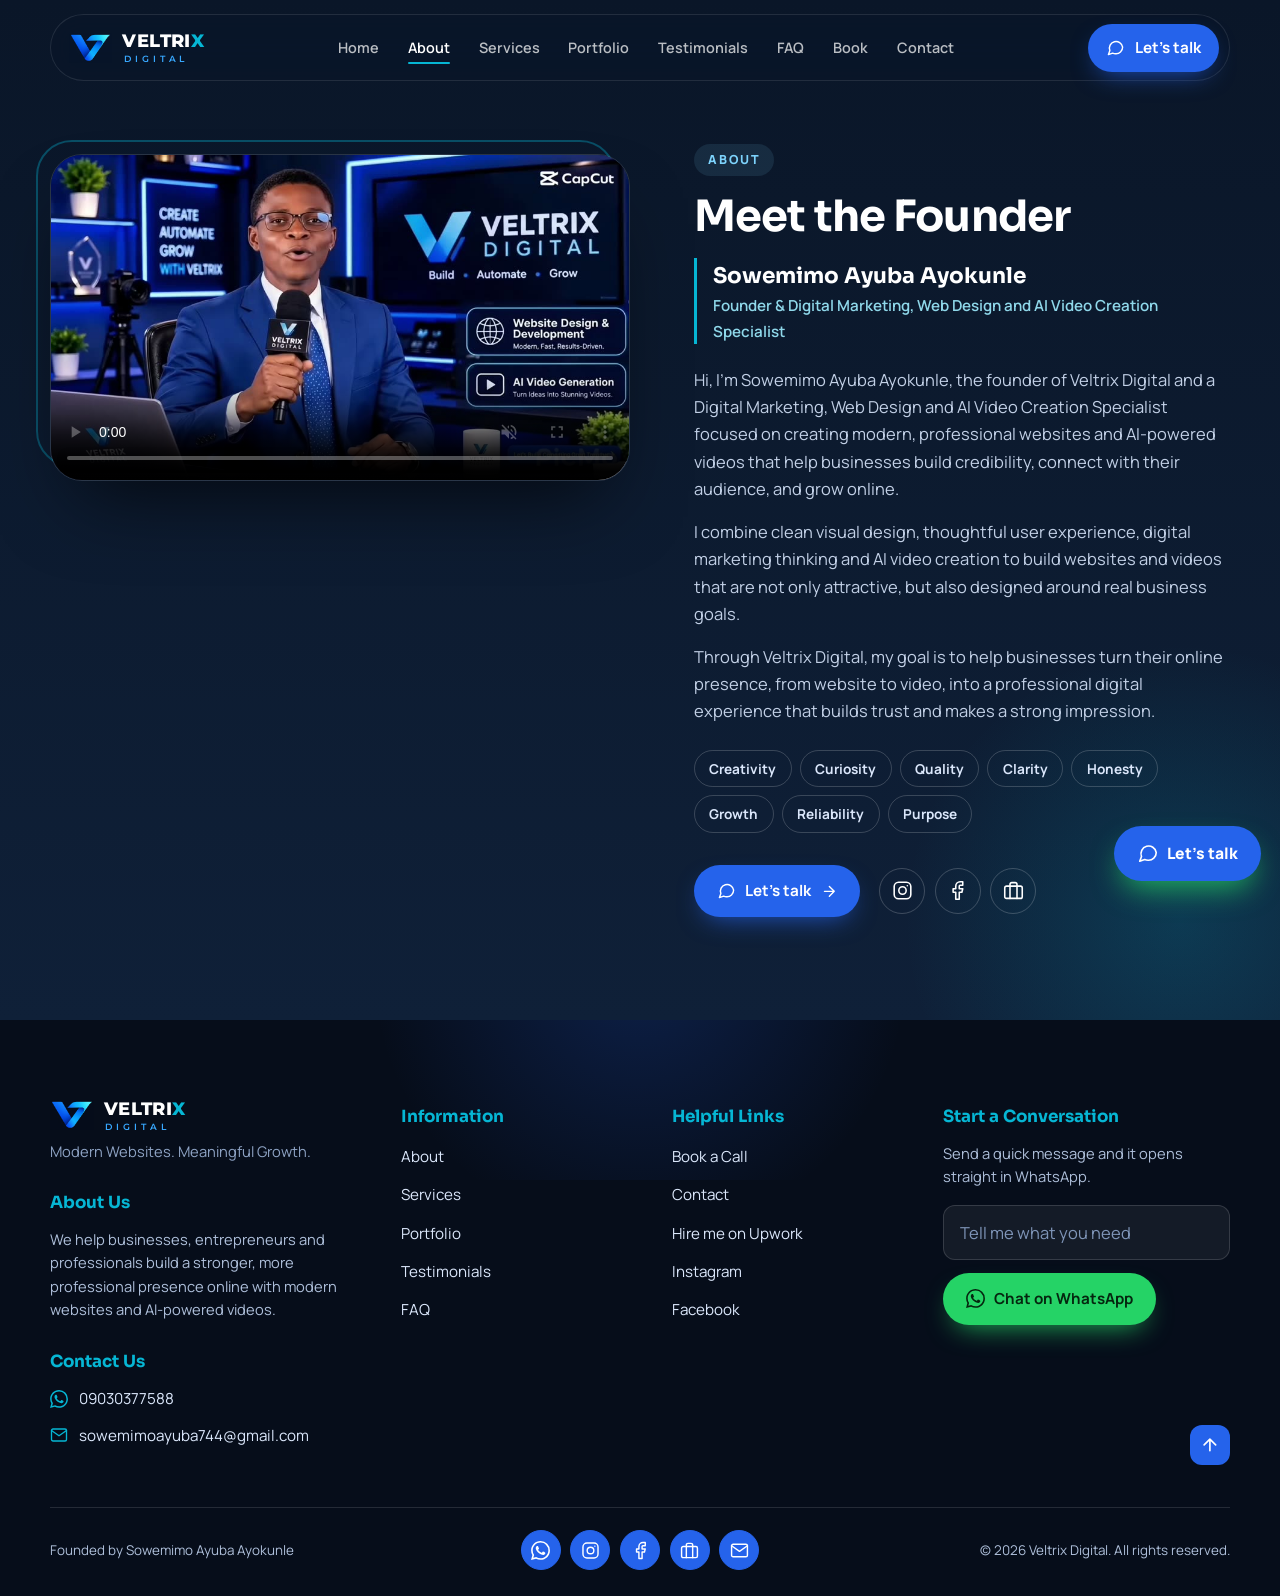
<file: about.html>
<!doctype html>
<html lang="en">
<head>
<meta charset="utf-8">
<meta name="viewport" content="width=device-width, initial-scale=1">
<title>About Sowemimo Ayuba Ayokunle | Veltrix Digital</title>
<meta name="description" content="Meet Sowemimo Ayuba Ayokunle, founder of Veltrix Digital and a Digital Marketing, Web Design and AI Video Creation Specialist.">
<meta name="theme-color" content="#0A1628">
<meta property="og:title" content="Veltrix Digital | Modern Websites. Meaningful Growth.">
<meta property="og:description" content="Modern websites and AI-powered videos that build trust and help your business grow online.">
<meta property="og:type" content="website">
<meta property="og:image" content="assets/og.jpg">
<link rel="icon" type="image/png" href="assets/favicon.png">
<link rel="preconnect" href="https://fonts.googleapis.com">
<link rel="preconnect" href="https://fonts.gstatic.com" crossorigin>
<link href="https://fonts.googleapis.com/css2?family=Manrope:wght@400;500;600;700&family=Sora:wght@500;600;700;800&family=Montserrat:wght@600;800&display=swap" rel="stylesheet">
<link rel="stylesheet" href="style.css">
</head>
<body class="page-about">

<!-- Icon sprite -->
<svg width="0" height="0" style="position:absolute" aria-hidden="true">
  <defs>
    <symbol id="i-wa" viewBox="0 0 24 24"><path fill="currentColor" d="M17.472 14.382c-.297-.149-1.758-.867-2.03-.967-.273-.099-.471-.148-.67.15-.197.297-.767.966-.94 1.164-.173.199-.347.223-.644.075-.297-.15-1.255-.463-2.39-1.475-.883-.788-1.48-1.761-1.653-2.059-.173-.297-.018-.458.13-.606.134-.133.298-.347.446-.52.149-.174.198-.298.298-.497.099-.198.05-.371-.025-.52-.075-.149-.669-1.612-.916-2.207-.242-.579-.487-.5-.669-.51-.173-.008-.371-.01-.57-.01-.198 0-.52.074-.792.372-.272.297-1.04 1.016-1.04 2.479 0 1.462 1.065 2.875 1.213 3.074.149.198 2.096 3.2 5.077 4.487.709.306 1.262.489 1.694.625.712.227 1.36.195 1.871.118.571-.085 1.758-.719 2.006-1.413.248-.694.248-1.289.173-1.413-.074-.124-.272-.198-.57-.347m-5.421 7.403h-.004a9.87 9.87 0 01-5.031-1.378l-.361-.214-3.741.982.998-3.648-.235-.374a9.86 9.86 0 01-1.51-5.26c.001-5.45 4.436-9.884 9.888-9.884 2.64 0 5.122 1.03 6.988 2.898a9.825 9.825 0 012.893 6.994c-.003 5.45-4.437 9.884-9.885 9.884m8.413-18.297A11.815 11.815 0 0012.05 0C5.495 0 .16 5.335.157 11.892c0 2.096.547 4.142 1.588 5.945L.057 24l6.305-1.654a11.882 11.882 0 005.683 1.448h.005c6.554 0 11.89-5.335 11.893-11.893a11.821 11.821 0 00-3.48-8.413Z"/></symbol>
    <symbol id="i-arrow" viewBox="0 0 24 24"><path d="M5 12h14M12 5l7 7-7 7" fill="none" stroke="currentColor" stroke-width="2" stroke-linecap="round" stroke-linejoin="round"/></symbol>
    <symbol id="i-check" viewBox="0 0 24 24"><path d="M20 6L9 17l-5-5" fill="none" stroke="currentColor" stroke-width="2.4" stroke-linecap="round" stroke-linejoin="round"/></symbol>
    <symbol id="i-x" viewBox="0 0 24 24"><path d="M18 6L6 18M6 6l12 12" fill="none" stroke="currentColor" stroke-width="2.2" stroke-linecap="round"/></symbol>
    <symbol id="i-plus" viewBox="0 0 24 24"><path d="M12 5v14M5 12h14" fill="none" stroke="currentColor" stroke-width="2.2" stroke-linecap="round"/></symbol>
    <symbol id="i-mail" viewBox="0 0 24 24"><g fill="none" stroke="currentColor" stroke-width="1.8" stroke-linecap="round" stroke-linejoin="round"><path d="M4 4h16a2 2 0 0 1 2 2v12a2 2 0 0 1-2 2H4a2 2 0 0 1-2-2V6a2 2 0 0 1 2-2z"/><path d="M22 6l-10 7L2 6"/></g></symbol>
    <symbol id="i-ig" viewBox="0 0 24 24"><g fill="none" stroke="currentColor" stroke-width="1.8" stroke-linecap="round" stroke-linejoin="round"><rect x="2.5" y="2.5" width="19" height="19" rx="5"/><circle cx="12" cy="12" r="4.2"/><path d="M17.5 6.5h.01"/></g></symbol>
    <symbol id="i-fb" viewBox="0 0 24 24"><path d="M18 2h-3a5 5 0 0 0-5 5v3H7v4h3v8h4v-8h3l1-4h-4V7a1 1 0 0 1 1-1h3z" fill="none" stroke="currentColor" stroke-width="1.8" stroke-linejoin="round"/></symbol>
    <symbol id="i-monitor" viewBox="0 0 24 24"><g fill="none" stroke="currentColor" stroke-width="1.8" stroke-linecap="round" stroke-linejoin="round"><rect x="2" y="3" width="20" height="14" rx="2"/><path d="M8 21h8M12 17v4"/></g></symbol>
    <symbol id="i-phone" viewBox="0 0 24 24"><g fill="none" stroke="currentColor" stroke-width="1.8" stroke-linecap="round" stroke-linejoin="round"><rect x="5" y="2" width="14" height="20" rx="2.5"/><path d="M12 18h.01"/></g></symbol>
    <symbol id="i-layout" viewBox="0 0 24 24"><g fill="none" stroke="currentColor" stroke-width="1.8" stroke-linecap="round" stroke-linejoin="round"><rect x="3" y="3" width="18" height="18" rx="2.5"/><path d="M3 9h18M9 21V9"/></g></symbol>
    <symbol id="i-refresh" viewBox="0 0 24 24"><path d="M23 4v6h-6M1 20v-6h6M3.5 9a9 9 0 0 1 14.85-3.36L23 10M1 14l4.65 4.36A9 9 0 0 0 20.5 15" fill="none" stroke="currentColor" stroke-width="1.8" stroke-linecap="round" stroke-linejoin="round"/></symbol>
    <symbol id="i-layers" viewBox="0 0 24 24"><path d="M12 2L2 7l10 5 10-5-10-5zM2 17l10 5 10-5M2 12l10 5 10-5" fill="none" stroke="currentColor" stroke-width="1.8" stroke-linecap="round" stroke-linejoin="round"/></symbol>
    <symbol id="i-search" viewBox="0 0 24 24"><g fill="none" stroke="currentColor" stroke-width="1.8" stroke-linecap="round" stroke-linejoin="round"><circle cx="11" cy="11" r="7.5"/><path d="M21 21l-4.35-4.35"/></g></symbol>
    <symbol id="i-chart" viewBox="0 0 24 24"><path d="M23 6l-9.5 9.5-5-5L1 18M17 6h6v6" fill="none" stroke="currentColor" stroke-width="1.8" stroke-linecap="round" stroke-linejoin="round"/></symbol>
    <symbol id="i-pen" viewBox="0 0 24 24"><path d="M12 19l7-7 3 3-7 7-3-3zM18 13l-1.5-7.5L2 2l3.5 14.5L13 18l5-5zM2 2l7.6 7.6M11 13a2 2 0 1 0 0-4 2 2 0 0 0 0 4z" fill="none" stroke="currentColor" stroke-width="1.8" stroke-linecap="round" stroke-linejoin="round"/></symbol>
    <symbol id="i-image" viewBox="0 0 24 24"><g fill="none" stroke="currentColor" stroke-width="1.8" stroke-linecap="round" stroke-linejoin="round"><rect x="3" y="3" width="18" height="18" rx="2.5"/><circle cx="8.5" cy="8.5" r="1.5"/><path d="M21 15l-5-5L5 21"/></g></symbol>
    <symbol id="i-star" viewBox="0 0 24 24"><path d="M12 2l3.09 6.26L22 9.27l-5 4.87 1.18 6.88L12 17.77l-6.18 3.25L7 14.14 2 9.27l6.91-1.01L12 2z" fill="currentColor"/></symbol>
    <symbol id="i-brief" viewBox="0 0 24 24"><g fill="none" stroke="currentColor" stroke-width="1.8" stroke-linecap="round" stroke-linejoin="round"><rect x="2" y="7" width="20" height="14" rx="2"/><path d="M16 21V5a2 2 0 0 0-2-2h-4a2 2 0 0 0-2 2v16"/></g></symbol>
    <symbol id="i-cal" viewBox="0 0 24 24"><g fill="none" stroke="currentColor" stroke-width="1.8" stroke-linecap="round" stroke-linejoin="round"><rect x="3" y="4" width="18" height="18" rx="2"/><path d="M16 2v4M8 2v4M3 10h18"/></g></symbol>
    <symbol id="i-chat" viewBox="0 0 24 24"><path d="M21 11.5a8.4 8.4 0 0 1-9 8.4 8.6 8.6 0 0 1-3.6-.8L3 21l1.9-5.1A8.4 8.4 0 1 1 21 11.5z" fill="none" stroke="currentColor" stroke-width="1.8" stroke-linecap="round" stroke-linejoin="round"/></symbol>
    <symbol id="i-ext" viewBox="0 0 24 24"><path d="M18 13v6a2 2 0 0 1-2 2H5a2 2 0 0 1-2-2V8a2 2 0 0 1 2-2h6M15 3h6v6M10 14L21 3" fill="none" stroke="currentColor" stroke-width="1.8" stroke-linecap="round" stroke-linejoin="round"/></symbol>
  </defs>
</svg>

<div class="progress" id="progress"></div>

<!-- ============ NAV ============ -->
<header class="nav" id="nav">
  <div class="nav__inner">
    <a href="index.html#home" class="brand" aria-label="Veltrix Digital home">
      <img src="assets/logo-mark.png" alt="" class="brand__mark" width="44" height="30">
      <span class="brand__text"><b>VELTRI<i>X</i></b><small>DIGITAL</small></span>
    </a>
    <nav class="nav__links" id="navLinks" aria-label="Main">
      <a href="index.html#home" >Home</a>
      <a href="about.html" class="is-active">About</a>
      <a href="index.html#services">Services</a>
      <a href="index.html#portfolio">Portfolio</a>
      <a href="index.html#testimonials">Testimonials</a>
      <a href="index.html#faq">FAQ</a>
      <a href="book.html">Book</a>
      <a href="index.html#contact">Contact</a>
      <a href="#" class="btn btn--primary nav__cta-mobile" data-talk><svg><use href="#i-chat"/></svg>Let’s talk</a>
    </nav>
    <a href="#" class="btn btn--primary nav__cta" data-talk><svg><use href="#i-chat"/></svg><span>Let’s talk</span></a>
    <button class="burger" id="burger" aria-label="Open menu" aria-expanded="false"><span></span><span></span><span></span></button>
  </div>
</header>

<main>
<!-- ============ ABOUT ============ -->
<section class="section about" id="about">
  <div class="wrap about__grid">
    <div class="about__photo about__photo--video reveal">
      <div class="about__frame">
        <video id="aboutVideo" src="assets/about-intro.mp4" poster="assets/about-intro.jpg" autoplay muted loop playsinline controls preload="metadata" width="1280" height="720" aria-label="Introduction video: Sowemimo Ayuba Ayokunle, founder of Veltrix Digital"></video>
      </div>
    </div>
    <div class="about__copy">
      <span class="eyebrow eyebrow--light reveal">About</span>
      <h2 class="reveal">Meet the Founder</h2>
      <div class="about__name reveal"><b>Sowemimo Ayuba Ayokunle</b><span>Founder &amp; Digital Marketing, Web Design and AI Video Creation Specialist</span></div>
      <p class="reveal">Hi, I'm Sowemimo Ayuba Ayokunle, the founder of Veltrix Digital and a Digital Marketing, Web Design and AI Video Creation Specialist focused on creating modern, professional websites and AI-powered videos that help businesses build credibility, connect with their audience, and grow online.</p>
      <p class="reveal">I combine clean visual design, thoughtful user experience, digital marketing thinking and AI video creation to build websites and videos that are not only attractive, but also designed around real business goals.</p>
      <p class="reveal">Through Veltrix Digital, my goal is to help businesses turn their online presence, from website to video, into a professional digital experience that builds trust and makes a strong impression.</p>
      <div class="values reveal" aria-label="Brand values">
        <span>Creativity</span><span>Curiosity</span><span>Quality</span><span>Clarity</span><span>Honesty</span><span>Growth</span><span>Reliability</span><span>Purpose</span>
      </div>
      <div class="about__actions reveal">
        <a href="#" class="btn btn--primary magnetic" data-talk><svg><use href="#i-chat"/></svg>Let’s talk<svg class="arr"><use href="#i-arrow"/></svg></a>
        <div class="socials">
          <a href="#" data-ig aria-label="Instagram" target="_blank" rel="noopener"><svg><use href="#i-ig"/></svg></a>
          <a href="#" data-fb aria-label="Facebook" target="_blank" rel="noopener"><svg><use href="#i-fb"/></svg></a>
          <a href="#" data-up aria-label="Upwork" target="_blank" rel="noopener"><svg><use href="#i-brief"/></svg></a>
        </div>
      </div>
    </div>
  </div>
</section>


</main>

<!-- ============ FOOTER ============ -->
<footer class="footer">
  <div class="wrap footer__grid">
    <div class="footer__col footer__about">
      <a href="index.html" class="brand"><img src="assets/logo-mark.png" alt="" class="brand__mark" width="44" height="30"><span class="brand__text"><b>VELTRI<i>X</i></b><small>DIGITAL</small></span></a>
      <p class="footer__tag">Modern Websites. Meaningful Growth.</p>
      <h4>About Us</h4>
      <p>We help businesses, entrepreneurs and professionals build a stronger, more professional presence online with modern websites and AI-powered videos.</p>
      <h4 class="footer__sub">Contact Us</h4>
      <ul class="footer__contact">
        <li><a href="#" data-wa><svg><use href="#i-wa"/></svg>09030377588</a></li>
        <li><a href="#" data-mail><svg><use href="#i-mail"/></svg>sowemimoayuba744@gmail.com</a></li>
      </ul>
    </div>
    <div class="footer__col">
      <h4>Information</h4>
      <ul>
        <li><a href="about.html">About</a></li>
        <li><a href="index.html#services">Services</a></li>
        <li><a href="index.html#portfolio">Portfolio</a></li>
        <li><a href="index.html#testimonials">Testimonials</a></li>
        <li><a href="index.html#faq">FAQ</a></li>
      </ul>
    </div>
    <div class="footer__col">
      <h4>Helpful Links</h4>
      <ul>
        <li><a href="book.html">Book a Call</a></li>
        <li><a href="index.html#contact">Contact</a></li>
        <li><a href="#" data-up target="_blank" rel="noopener">Hire me on Upwork</a></li>
        <li><a href="#" data-ig target="_blank" rel="noopener">Instagram</a></li>
        <li><a href="#" data-fb target="_blank" rel="noopener">Facebook</a></li>
      </ul>
    </div>
    <div class="footer__col">
      <h4>Start a Conversation</h4>
      <p class="footer__note">Send a quick message and it opens straight in WhatsApp.</p>
      <form class="footer__form" id="footForm">
        <label class="sr-only" for="footMsg">Your message</label>
        <input id="footMsg" type="text" placeholder="Tell me what you need" autocomplete="off">
        <button type="submit" class="btn btn--wa"><svg><use href="#i-wa"/></svg>Chat on WhatsApp</button>
      </form>
      <a href="#" class="totop" data-top aria-label="Back to top"><svg style="transform:rotate(-90deg)"><use href="#i-arrow"/></svg></a>
    </div>
  </div>
  <div class="wrap footer__line"></div>
  <div class="wrap footer__bottom">
    <span class="footer__copy">Founded by Sowemimo Ayuba Ayokunle</span>
    <div class="socials">
      <a href="#" data-wa aria-label="WhatsApp"><svg><use href="#i-wa"/></svg></a>
      <a href="#" data-ig aria-label="Instagram" target="_blank" rel="noopener"><svg><use href="#i-ig"/></svg></a>
      <a href="#" data-fb aria-label="Facebook" target="_blank" rel="noopener"><svg><use href="#i-fb"/></svg></a>
      <a href="#" data-up aria-label="Upwork" target="_blank" rel="noopener"><svg><use href="#i-brief"/></svg></a>
      <a href="#" data-mail aria-label="Email"><svg><use href="#i-mail"/></svg></a>
    </div>
    <span class="footer__copy">© <span id="year">2026</span> Veltrix Digital. All rights reserved.</span>
  </div>
</footer>

<!-- Floating WhatsApp -->
<button type="button" class="fab fab--talk" data-talk aria-label="Let’s talk"><svg><use href="#i-chat"/></svg><span>Let’s talk</span></button>

<!-- Lightbox -->
<div class="lightbox" id="lightbox" hidden><button class="lightbox__close" aria-label="Close"><svg><use href="#i-x"/></svg></button><img alt=""><p></p></div>

<!-- Let's talk modal -->
<div class="talk" id="talk" hidden role="dialog" aria-modal="true" aria-labelledby="talkTitle">
  <div class="talk__box">
    <button class="talk__close" type="button" aria-label="Close"><svg><use href="#i-x"/></svg></button>
    <h3 id="talkTitle">Let’s talk, your way.</h3>
    <p>Pick whatever feels easiest. I’ll meet you there.</p>
    <a class="talk__opt" id="talkWa" href="#" target="_blank" rel="noopener"><span class="talk__ic talk__ic--wa"><svg><use href="#i-wa"/></svg></span><span>Chat on WhatsApp</span><svg class="talk__go"><use href="#i-arrow"/></svg></a>
    <a class="talk__opt" id="talkMail" href="#"><span class="talk__ic"><svg><use href="#i-mail"/></svg></span><span>Send me an email</span><svg class="talk__go"><use href="#i-arrow"/></svg></a>
    <a class="talk__opt" id="talkUp" href="#" target="_blank" rel="noopener"><span class="talk__ic"><svg><use href="#i-brief"/></svg></span><span>Message me on Upwork</span><svg class="talk__go"><use href="#i-arrow"/></svg></a>
    <a class="talk__opt" href="book.html"><span class="talk__ic"><svg><use href="#i-cal"/></svg></span><span>Book a free 30-minute call</span><svg class="talk__go"><use href="#i-arrow"/></svg></a>
  </div>
</div>

<script src="site-data.js"></script>
<script src="script.js"></script>
</body>
</html>
</file>
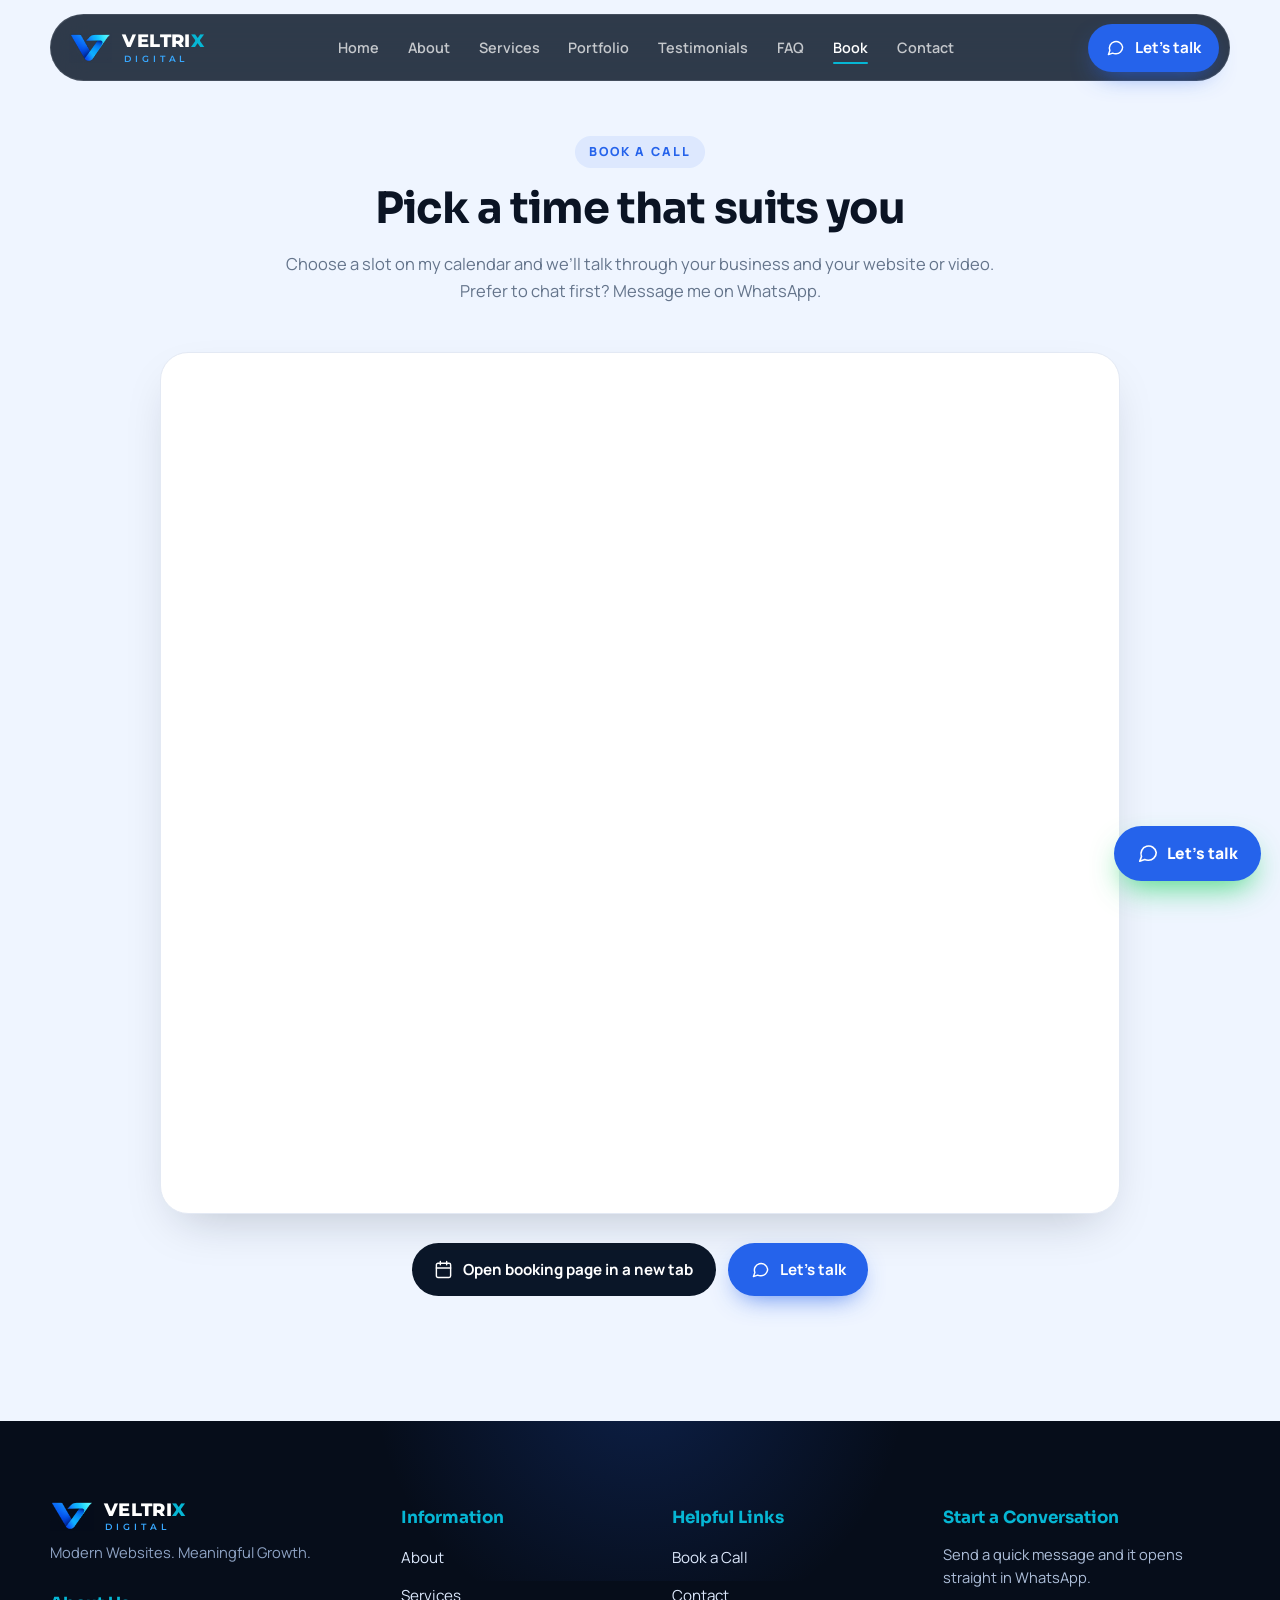
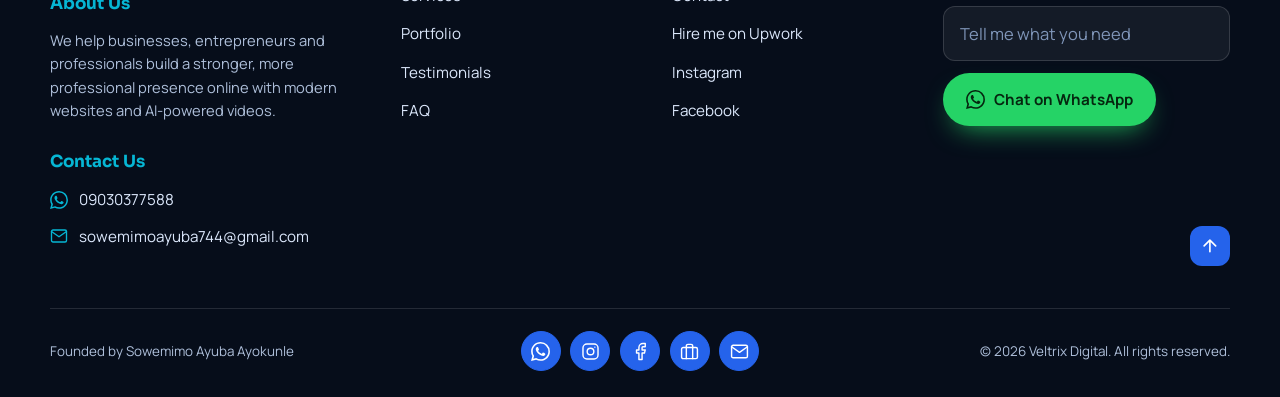
<file: book.html>
<!doctype html>
<html lang="en">
<head>
<meta charset="utf-8">
<meta name="viewport" content="width=device-width, initial-scale=1">
<title>Book a Call | Veltrix Digital</title>
<meta name="description" content="Book a free 30-minute call with Veltrix Digital to talk about your website or AI video project.">
<meta name="theme-color" content="#0A1628">
<meta property="og:title" content="Veltrix Digital | Modern Websites. Meaningful Growth.">
<meta property="og:description" content="Modern websites and AI-powered videos that build trust and help your business grow online.">
<meta property="og:type" content="website">
<meta property="og:image" content="assets/og.jpg">
<link rel="icon" type="image/png" href="assets/favicon.png">
<link rel="preconnect" href="https://fonts.googleapis.com">
<link rel="preconnect" href="https://fonts.gstatic.com" crossorigin>
<link href="https://fonts.googleapis.com/css2?family=Manrope:wght@400;500;600;700&family=Sora:wght@500;600;700;800&family=Montserrat:wght@600;800&display=swap" rel="stylesheet">
<link rel="stylesheet" href="style.css">
</head>
<body class="page-book">

<!-- Icon sprite -->
<svg width="0" height="0" style="position:absolute" aria-hidden="true">
  <defs>
    <symbol id="i-wa" viewBox="0 0 24 24"><path fill="currentColor" d="M17.472 14.382c-.297-.149-1.758-.867-2.03-.967-.273-.099-.471-.148-.67.15-.197.297-.767.966-.94 1.164-.173.199-.347.223-.644.075-.297-.15-1.255-.463-2.39-1.475-.883-.788-1.48-1.761-1.653-2.059-.173-.297-.018-.458.13-.606.134-.133.298-.347.446-.52.149-.174.198-.298.298-.497.099-.198.05-.371-.025-.52-.075-.149-.669-1.612-.916-2.207-.242-.579-.487-.5-.669-.51-.173-.008-.371-.01-.57-.01-.198 0-.52.074-.792.372-.272.297-1.04 1.016-1.04 2.479 0 1.462 1.065 2.875 1.213 3.074.149.198 2.096 3.2 5.077 4.487.709.306 1.262.489 1.694.625.712.227 1.36.195 1.871.118.571-.085 1.758-.719 2.006-1.413.248-.694.248-1.289.173-1.413-.074-.124-.272-.198-.57-.347m-5.421 7.403h-.004a9.87 9.87 0 01-5.031-1.378l-.361-.214-3.741.982.998-3.648-.235-.374a9.86 9.86 0 01-1.51-5.26c.001-5.45 4.436-9.884 9.888-9.884 2.64 0 5.122 1.03 6.988 2.898a9.825 9.825 0 012.893 6.994c-.003 5.45-4.437 9.884-9.885 9.884m8.413-18.297A11.815 11.815 0 0012.05 0C5.495 0 .16 5.335.157 11.892c0 2.096.547 4.142 1.588 5.945L.057 24l6.305-1.654a11.882 11.882 0 005.683 1.448h.005c6.554 0 11.89-5.335 11.893-11.893a11.821 11.821 0 00-3.48-8.413Z"/></symbol>
    <symbol id="i-arrow" viewBox="0 0 24 24"><path d="M5 12h14M12 5l7 7-7 7" fill="none" stroke="currentColor" stroke-width="2" stroke-linecap="round" stroke-linejoin="round"/></symbol>
    <symbol id="i-check" viewBox="0 0 24 24"><path d="M20 6L9 17l-5-5" fill="none" stroke="currentColor" stroke-width="2.4" stroke-linecap="round" stroke-linejoin="round"/></symbol>
    <symbol id="i-x" viewBox="0 0 24 24"><path d="M18 6L6 18M6 6l12 12" fill="none" stroke="currentColor" stroke-width="2.2" stroke-linecap="round"/></symbol>
    <symbol id="i-plus" viewBox="0 0 24 24"><path d="M12 5v14M5 12h14" fill="none" stroke="currentColor" stroke-width="2.2" stroke-linecap="round"/></symbol>
    <symbol id="i-mail" viewBox="0 0 24 24"><g fill="none" stroke="currentColor" stroke-width="1.8" stroke-linecap="round" stroke-linejoin="round"><path d="M4 4h16a2 2 0 0 1 2 2v12a2 2 0 0 1-2 2H4a2 2 0 0 1-2-2V6a2 2 0 0 1 2-2z"/><path d="M22 6l-10 7L2 6"/></g></symbol>
    <symbol id="i-ig" viewBox="0 0 24 24"><g fill="none" stroke="currentColor" stroke-width="1.8" stroke-linecap="round" stroke-linejoin="round"><rect x="2.5" y="2.5" width="19" height="19" rx="5"/><circle cx="12" cy="12" r="4.2"/><path d="M17.5 6.5h.01"/></g></symbol>
    <symbol id="i-fb" viewBox="0 0 24 24"><path d="M18 2h-3a5 5 0 0 0-5 5v3H7v4h3v8h4v-8h3l1-4h-4V7a1 1 0 0 1 1-1h3z" fill="none" stroke="currentColor" stroke-width="1.8" stroke-linejoin="round"/></symbol>
    <symbol id="i-monitor" viewBox="0 0 24 24"><g fill="none" stroke="currentColor" stroke-width="1.8" stroke-linecap="round" stroke-linejoin="round"><rect x="2" y="3" width="20" height="14" rx="2"/><path d="M8 21h8M12 17v4"/></g></symbol>
    <symbol id="i-phone" viewBox="0 0 24 24"><g fill="none" stroke="currentColor" stroke-width="1.8" stroke-linecap="round" stroke-linejoin="round"><rect x="5" y="2" width="14" height="20" rx="2.5"/><path d="M12 18h.01"/></g></symbol>
    <symbol id="i-layout" viewBox="0 0 24 24"><g fill="none" stroke="currentColor" stroke-width="1.8" stroke-linecap="round" stroke-linejoin="round"><rect x="3" y="3" width="18" height="18" rx="2.5"/><path d="M3 9h18M9 21V9"/></g></symbol>
    <symbol id="i-refresh" viewBox="0 0 24 24"><path d="M23 4v6h-6M1 20v-6h6M3.5 9a9 9 0 0 1 14.85-3.36L23 10M1 14l4.65 4.36A9 9 0 0 0 20.5 15" fill="none" stroke="currentColor" stroke-width="1.8" stroke-linecap="round" stroke-linejoin="round"/></symbol>
    <symbol id="i-layers" viewBox="0 0 24 24"><path d="M12 2L2 7l10 5 10-5-10-5zM2 17l10 5 10-5M2 12l10 5 10-5" fill="none" stroke="currentColor" stroke-width="1.8" stroke-linecap="round" stroke-linejoin="round"/></symbol>
    <symbol id="i-search" viewBox="0 0 24 24"><g fill="none" stroke="currentColor" stroke-width="1.8" stroke-linecap="round" stroke-linejoin="round"><circle cx="11" cy="11" r="7.5"/><path d="M21 21l-4.35-4.35"/></g></symbol>
    <symbol id="i-chart" viewBox="0 0 24 24"><path d="M23 6l-9.5 9.5-5-5L1 18M17 6h6v6" fill="none" stroke="currentColor" stroke-width="1.8" stroke-linecap="round" stroke-linejoin="round"/></symbol>
    <symbol id="i-pen" viewBox="0 0 24 24"><path d="M12 19l7-7 3 3-7 7-3-3zM18 13l-1.5-7.5L2 2l3.5 14.5L13 18l5-5zM2 2l7.6 7.6M11 13a2 2 0 1 0 0-4 2 2 0 0 0 0 4z" fill="none" stroke="currentColor" stroke-width="1.8" stroke-linecap="round" stroke-linejoin="round"/></symbol>
    <symbol id="i-image" viewBox="0 0 24 24"><g fill="none" stroke="currentColor" stroke-width="1.8" stroke-linecap="round" stroke-linejoin="round"><rect x="3" y="3" width="18" height="18" rx="2.5"/><circle cx="8.5" cy="8.5" r="1.5"/><path d="M21 15l-5-5L5 21"/></g></symbol>
    <symbol id="i-star" viewBox="0 0 24 24"><path d="M12 2l3.09 6.26L22 9.27l-5 4.87 1.18 6.88L12 17.77l-6.18 3.25L7 14.14 2 9.27l6.91-1.01L12 2z" fill="currentColor"/></symbol>
    <symbol id="i-brief" viewBox="0 0 24 24"><g fill="none" stroke="currentColor" stroke-width="1.8" stroke-linecap="round" stroke-linejoin="round"><rect x="2" y="7" width="20" height="14" rx="2"/><path d="M16 21V5a2 2 0 0 0-2-2h-4a2 2 0 0 0-2 2v16"/></g></symbol>
    <symbol id="i-cal" viewBox="0 0 24 24"><g fill="none" stroke="currentColor" stroke-width="1.8" stroke-linecap="round" stroke-linejoin="round"><rect x="3" y="4" width="18" height="18" rx="2"/><path d="M16 2v4M8 2v4M3 10h18"/></g></symbol>
    <symbol id="i-chat" viewBox="0 0 24 24"><path d="M21 11.5a8.4 8.4 0 0 1-9 8.4 8.6 8.6 0 0 1-3.6-.8L3 21l1.9-5.1A8.4 8.4 0 1 1 21 11.5z" fill="none" stroke="currentColor" stroke-width="1.8" stroke-linecap="round" stroke-linejoin="round"/></symbol>
    <symbol id="i-ext" viewBox="0 0 24 24"><path d="M18 13v6a2 2 0 0 1-2 2H5a2 2 0 0 1-2-2V8a2 2 0 0 1 2-2h6M15 3h6v6M10 14L21 3" fill="none" stroke="currentColor" stroke-width="1.8" stroke-linecap="round" stroke-linejoin="round"/></symbol>
  </defs>
</svg>

<div class="progress" id="progress"></div>

<!-- ============ NAV ============ -->
<header class="nav" id="nav">
  <div class="nav__inner">
    <a href="index.html#home" class="brand" aria-label="Veltrix Digital home">
      <img src="assets/logo-mark.png" alt="" class="brand__mark" width="44" height="30">
      <span class="brand__text"><b>VELTRI<i>X</i></b><small>DIGITAL</small></span>
    </a>
    <nav class="nav__links" id="navLinks" aria-label="Main">
      <a href="index.html#home" >Home</a>
      <a href="about.html">About</a>
      <a href="index.html#services">Services</a>
      <a href="index.html#portfolio">Portfolio</a>
      <a href="index.html#testimonials">Testimonials</a>
      <a href="index.html#faq">FAQ</a>
      <a href="book.html" class="is-active">Book</a>
      <a href="index.html#contact">Contact</a>
      <a href="#" class="btn btn--primary nav__cta-mobile" data-talk><svg><use href="#i-chat"/></svg>Let’s talk</a>
    </nav>
    <a href="#" class="btn btn--primary nav__cta" data-talk><svg><use href="#i-chat"/></svg><span>Let’s talk</span></a>
    <button class="burger" id="burger" aria-label="Open menu" aria-expanded="false"><span></span><span></span><span></span></button>
  </div>
</header>

<main>
<!-- ============ BOOKING ============ -->
<section class="section book" id="book">
  <div class="wrap">
    <div class="section__head center reveal">
      <span class="eyebrow">Book a call</span>
      <h2>Pick a time that suits you</h2>
      <p>Choose a slot on my calendar and we’ll talk through your business and your website or video. Prefer to chat first? Message me on WhatsApp.</p>
    </div>
    <div class="book__card reveal">
      <iframe id="bookFrame" title="Book an appointment with Veltrix Digital" loading="lazy" src="about:blank"></iframe>
    </div>
    <div class="book__actions reveal">
      <a href="#" class="btn btn--dark" data-book><svg><use href="#i-cal"/></svg>Open booking page in a new tab</a>
      <a href="#" class="btn btn--primary" data-talk><svg><use href="#i-chat"/></svg>Let’s talk</a>
    </div>
    <div class="book__gcal">
<!-- Google Calendar Appointment Scheduling begin -->
<link href="https://calendar.google.com/calendar/scheduling-button-script.css" rel="stylesheet">
<script src="https://calendar.google.com/calendar/scheduling-button-script.js" async></script>
<script>
(function() {
  var target = document.currentScript;
  window.addEventListener('load', function() {
    calendar.schedulingButton.load({
      url: 'https://calendar.google.com/calendar/appointments/schedules/AcZssZ3epmQY0nYQF_Yl3A0FLdwpH40Y6b3Aoba1AWbiLc5uk9Tn7coQVqORGMZEpZUIXNek8APd2JPm?gv=true',
      color: '#039BE5',
      label: 'Book an appointment',
      target,
    });
  });
})();
</script>
<!-- end Google Calendar Appointment Scheduling -->
    </div>
  </div>
</section>



</main>

<!-- ============ FOOTER ============ -->
<footer class="footer">
  <div class="wrap footer__grid">
    <div class="footer__col footer__about">
      <a href="index.html" class="brand"><img src="assets/logo-mark.png" alt="" class="brand__mark" width="44" height="30"><span class="brand__text"><b>VELTRI<i>X</i></b><small>DIGITAL</small></span></a>
      <p class="footer__tag">Modern Websites. Meaningful Growth.</p>
      <h4>About Us</h4>
      <p>We help businesses, entrepreneurs and professionals build a stronger, more professional presence online with modern websites and AI-powered videos.</p>
      <h4 class="footer__sub">Contact Us</h4>
      <ul class="footer__contact">
        <li><a href="#" data-wa><svg><use href="#i-wa"/></svg>09030377588</a></li>
        <li><a href="#" data-mail><svg><use href="#i-mail"/></svg>sowemimoayuba744@gmail.com</a></li>
      </ul>
    </div>
    <div class="footer__col">
      <h4>Information</h4>
      <ul>
        <li><a href="about.html">About</a></li>
        <li><a href="index.html#services">Services</a></li>
        <li><a href="index.html#portfolio">Portfolio</a></li>
        <li><a href="index.html#testimonials">Testimonials</a></li>
        <li><a href="index.html#faq">FAQ</a></li>
      </ul>
    </div>
    <div class="footer__col">
      <h4>Helpful Links</h4>
      <ul>
        <li><a href="book.html">Book a Call</a></li>
        <li><a href="index.html#contact">Contact</a></li>
        <li><a href="#" data-up target="_blank" rel="noopener">Hire me on Upwork</a></li>
        <li><a href="#" data-ig target="_blank" rel="noopener">Instagram</a></li>
        <li><a href="#" data-fb target="_blank" rel="noopener">Facebook</a></li>
      </ul>
    </div>
    <div class="footer__col">
      <h4>Start a Conversation</h4>
      <p class="footer__note">Send a quick message and it opens straight in WhatsApp.</p>
      <form class="footer__form" id="footForm">
        <label class="sr-only" for="footMsg">Your message</label>
        <input id="footMsg" type="text" placeholder="Tell me what you need" autocomplete="off">
        <button type="submit" class="btn btn--wa"><svg><use href="#i-wa"/></svg>Chat on WhatsApp</button>
      </form>
      <a href="#" class="totop" data-top aria-label="Back to top"><svg style="transform:rotate(-90deg)"><use href="#i-arrow"/></svg></a>
    </div>
  </div>
  <div class="wrap footer__line"></div>
  <div class="wrap footer__bottom">
    <span class="footer__copy">Founded by Sowemimo Ayuba Ayokunle</span>
    <div class="socials">
      <a href="#" data-wa aria-label="WhatsApp"><svg><use href="#i-wa"/></svg></a>
      <a href="#" data-ig aria-label="Instagram" target="_blank" rel="noopener"><svg><use href="#i-ig"/></svg></a>
      <a href="#" data-fb aria-label="Facebook" target="_blank" rel="noopener"><svg><use href="#i-fb"/></svg></a>
      <a href="#" data-up aria-label="Upwork" target="_blank" rel="noopener"><svg><use href="#i-brief"/></svg></a>
      <a href="#" data-mail aria-label="Email"><svg><use href="#i-mail"/></svg></a>
    </div>
    <span class="footer__copy">© <span id="year">2026</span> Veltrix Digital. All rights reserved.</span>
  </div>
</footer>

<!-- Floating WhatsApp -->
<button type="button" class="fab fab--talk" data-talk aria-label="Let’s talk"><svg><use href="#i-chat"/></svg><span>Let’s talk</span></button>

<!-- Lightbox -->
<div class="lightbox" id="lightbox" hidden><button class="lightbox__close" aria-label="Close"><svg><use href="#i-x"/></svg></button><img alt=""><p></p></div>

<!-- Let's talk modal -->
<div class="talk" id="talk" hidden role="dialog" aria-modal="true" aria-labelledby="talkTitle">
  <div class="talk__box">
    <button class="talk__close" type="button" aria-label="Close"><svg><use href="#i-x"/></svg></button>
    <h3 id="talkTitle">Let’s talk, your way.</h3>
    <p>Pick whatever feels easiest. I’ll meet you there.</p>
    <a class="talk__opt" id="talkWa" href="#" target="_blank" rel="noopener"><span class="talk__ic talk__ic--wa"><svg><use href="#i-wa"/></svg></span><span>Chat on WhatsApp</span><svg class="talk__go"><use href="#i-arrow"/></svg></a>
    <a class="talk__opt" id="talkMail" href="#"><span class="talk__ic"><svg><use href="#i-mail"/></svg></span><span>Send me an email</span><svg class="talk__go"><use href="#i-arrow"/></svg></a>
    <a class="talk__opt" id="talkUp" href="#" target="_blank" rel="noopener"><span class="talk__ic"><svg><use href="#i-brief"/></svg></span><span>Message me on Upwork</span><svg class="talk__go"><use href="#i-arrow"/></svg></a>
    <a class="talk__opt" href="book.html"><span class="talk__ic"><svg><use href="#i-cal"/></svg></span><span>Book a free 30-minute call</span><svg class="talk__go"><use href="#i-arrow"/></svg></a>
  </div>
</div>

<script src="site-data.js"></script>
<script src="script.js"></script>
</body>
</html>
</file>
<file: style.css>
/* ===== Veltrix Digital ===== */
:root{
  --navy:#0A1628; --navy-2:#0f2038; --navy-3:#16294a;
  --blue:#2563EB; --blue-2:#1d4ed8; --cyan:#06B6D4;
  --slate:#64748B; --ink:#0b1424; --white:#fff;
  --tint:#EFF5FF; --line:#e3e9f4;
  --wa:#25D366; --wa-2:#1ebe5a;
  --grad:linear-gradient(120deg,#2563EB 0%,#06B6D4 100%);
  --r:22px;
  --ease:cubic-bezier(.22,1,.36,1);
  --shadow:0 20px 50px -20px rgba(10,22,40,.25);
  --f-head:'Sora',system-ui,sans-serif;
  --f-body:'Manrope',system-ui,sans-serif;
}
*{box-sizing:border-box;margin:0;padding:0}
html{scroll-behavior:smooth;scroll-padding-top:90px}
body{font-family:var(--f-body);color:var(--ink);background:#fff;line-height:1.65;font-size:16.5px;-webkit-font-smoothing:antialiased;overflow-x:hidden}
img{max-width:100%;display:block}
a{color:inherit;text-decoration:none}
ul,ol{list-style:none}
button,input,select,textarea{font:inherit;color:inherit}
svg{width:1.2em;height:1.2em;flex:none}
h1,h2,h3{font-family:var(--f-head);line-height:1.15;letter-spacing:-.02em;font-weight:700}
h2{font-size:clamp(1.8rem,3.4vw,2.7rem);text-wrap:balance}
h3{font-size:1.15rem}
.wrap{width:min(1180px,100% - 2.5rem);margin-inline:auto}
.center{text-align:center}
.section{padding:clamp(4rem,8vw,7rem) 0;position:relative}
::selection{background:var(--blue);color:#fff}
:focus-visible{outline:3px solid var(--cyan);outline-offset:3px;border-radius:8px}

/* progress bar */
.progress{position:fixed;inset:0 auto auto 0;height:3px;width:0;background:var(--grad);z-index:100;transition:width .1s linear}

/* ===== Buttons ===== */
.btn{--bg:transparent;display:inline-flex;align-items:center;justify-content:center;gap:.6rem;padding:.8rem 1.35rem;border-radius:999px;font-weight:700;font-size:.95rem;border:1.5px solid transparent;cursor:pointer;position:relative;overflow:hidden;transition:transform .35s var(--ease),box-shadow .35s var(--ease),background .3s,color .3s,border-color .3s;white-space:nowrap}
.btn svg{width:1.25em;height:1.25em;transition:transform .35s var(--ease)}
.btn .arr{width:1.1em;height:1.1em}
.btn:hover .arr{transform:translateX(5px)}
.btn--lg{padding:1rem 1.7rem;font-size:1rem}
.btn--primary{background:var(--blue);color:#fff;box-shadow:0 10px 26px -10px rgba(37,99,235,.8)}
.btn--primary::before,.btn--wa::before,.btn--dark::before{content:"";position:absolute;inset:0;background:linear-gradient(110deg,transparent 30%,rgba(255,255,255,.35) 50%,transparent 70%);transform:translateX(-120%);transition:transform .8s var(--ease)}
.btn--primary:hover::before,.btn--wa:hover::before,.btn--dark:hover::before{transform:translateX(120%)}
.btn--primary:hover{background:var(--blue-2);transform:translateY(-3px);box-shadow:0 18px 34px -12px rgba(37,99,235,.9)}
.btn--ghost{color:#fff;border-color:rgba(255,255,255,.28);background:rgba(255,255,255,.05);backdrop-filter:blur(6px)}
.btn--ghost:hover{background:#fff;color:var(--navy);transform:translateY(-3px)}
.btn--dark{background:var(--navy);color:#fff}
.btn--dark:hover{background:var(--blue);transform:translateY(-3px);box-shadow:0 18px 34px -12px rgba(37,99,235,.7)}
.btn--wa{background:var(--wa);color:#05260f;width:100%;box-shadow:0 12px 28px -12px rgba(37,211,102,.9)}
.btn--wa:hover{background:var(--wa-2);transform:translateY(-3px)}
.btn:active{transform:translateY(0) scale(.98)}

/* ===== Nav ===== */
.nav{position:fixed;top:14px;left:0;right:0;z-index:90;padding:0 1rem;transition:top .4s var(--ease)}
.nav__inner{max-width:1180px;margin:auto;display:flex;align-items:center;justify-content:space-between;gap:1rem;padding:.55rem .6rem .55rem 1.1rem;border-radius:999px;background:rgba(10,22,40,.84);border:1px solid rgba(255,255,255,.1);backdrop-filter:blur(16px) saturate(1.4);-webkit-backdrop-filter:blur(16px) saturate(1.4);transition:background .4s,box-shadow .4s}
.nav.is-scrolled .nav__inner{background:rgba(10,22,40,.92);box-shadow:0 14px 40px -16px rgba(10,22,40,.7)}
.brand{display:flex;align-items:center;gap:.65rem}
.brand__mark{height:30px;width:auto;transition:transform .5s var(--ease)}
.brand:hover .brand__mark{transform:rotate(-8deg) scale(1.08)}
.brand__text{display:flex;flex-direction:column;line-height:1;font-family:'Montserrat',var(--f-head)}
.brand__text b{font-weight:800;font-size:1.15rem;letter-spacing:.02em;color:#fff}
.brand__text i{font-style:normal;color:var(--cyan)}
.brand__text small{font-size:.58rem;letter-spacing:.42em;color:#38a8ff;font-weight:600;margin-top:.22rem;padding-left:.1rem}
.nav__links{display:flex;gap:.2rem;align-items:center}
.nav__links a:not(.btn){position:relative;padding:.5rem .8rem;font-size:.9rem;font-weight:600;color:rgba(255,255,255,.72);transition:color .25s}
.nav__links a:not(.btn)::after{content:"";position:absolute;left:.8rem;right:.8rem;bottom:.2rem;height:2px;border-radius:2px;background:var(--cyan);transform:scaleX(0);transform-origin:left;transition:transform .4s var(--ease)}
.nav__links a:not(.btn):hover,.nav__links a.is-active{color:#fff}
.nav__links a:not(.btn):hover::after,.nav__links a.is-active::after{transform:scaleX(1)}
.nav__cta-mobile{display:none}
.nav__cta{padding:.65rem 1.1rem}
.burger{display:none;width:44px;height:44px;border-radius:50%;background:rgba(255,255,255,.08);border:0;cursor:pointer;position:relative}
.burger span{position:absolute;left:12px;right:12px;height:2px;background:#fff;border-radius:2px;transition:transform .4s var(--ease),opacity .3s,top .4s var(--ease)}
.burger span:nth-child(1){top:16px}.burger span:nth-child(2){top:21px}.burger span:nth-child(3){top:26px}
.burger[aria-expanded=true] span:nth-child(1){top:21px;transform:rotate(45deg)}
.burger[aria-expanded=true] span:nth-child(2){opacity:0}
.burger[aria-expanded=true] span:nth-child(3){top:21px;transform:rotate(-45deg)}

/* ===== Hero ===== */
.hero{padding:88px 14px 0}
.hero__card{position:relative;max-width:1340px;margin:auto;min-height:min(720px,calc(100vh - 100px));border-radius:36px;background:var(--navy);color:#fff;overflow:hidden;display:grid;grid-template-columns:1.1fr .9fr;align-items:center;padding:0 clamp(1.4rem,5vw,5rem);isolation:isolate}
.hero__bg{position:absolute;inset:0;z-index:-1;overflow:hidden}
.orb{position:absolute;border-radius:50%;filter:blur(70px);will-change:transform}
.orb--1{width:520px;height:520px;right:-120px;top:-120px;background:radial-gradient(circle,rgba(37,99,235,.65),transparent 65%);animation:float 14s ease-in-out infinite}
.orb--2{width:420px;height:420px;left:-120px;bottom:-160px;background:radial-gradient(circle,rgba(6,182,212,.4),transparent 65%);animation:float 18s ease-in-out infinite reverse}
.grid-lines{position:absolute;inset:0;background-image:linear-gradient(rgba(255,255,255,.04) 1px,transparent 1px),linear-gradient(90deg,rgba(255,255,255,.04) 1px,transparent 1px);background-size:56px 56px;-webkit-mask-image:radial-gradient(ellipse at 70% 40%,#000 10%,transparent 70%);mask-image:radial-gradient(ellipse at 70% 40%,#000 10%,transparent 70%)}
@keyframes float{50%{transform:translate(30px,24px) scale(1.08)}}
.hero__text{padding:7rem 0 4rem;position:relative;z-index:2}
.pill{display:inline-flex;align-items:center;gap:.55rem;padding:.4rem .95rem;border-radius:999px;background:rgba(255,255,255,.07);border:1px solid rgba(255,255,255,.14);font-size:.82rem;font-weight:600;color:#cfe3ff;margin-bottom:1.4rem}
.pill__dot{width:8px;height:8px;border-radius:50%;background:var(--cyan);box-shadow:0 0 0 0 rgba(6,182,212,.7);animation:ping 2s infinite}
@keyframes ping{70%{box-shadow:0 0 0 10px rgba(6,182,212,0)}100%{box-shadow:0 0 0 0 rgba(6,182,212,0)}}
.hero h1{font-size:clamp(2.3rem,5.4vw,4.3rem);font-weight:800;margin-bottom:1.3rem}
.grad{background:var(--grad);-webkit-background-clip:text;background-clip:text;color:transparent;background-size:200% 100%;animation:shine 6s linear infinite}
@keyframes shine{to{background-position:-200% 0}}
.hero__lead{max-width:34rem;font-size:1.1rem;color:#b8c7de;margin-bottom:2rem}
.hero__actions{display:flex;flex-wrap:wrap;gap:.9rem;margin-bottom:2rem}
.hero__trust{display:flex;flex-wrap:wrap;gap:.5rem 1.4rem;font-size:.88rem;color:#9fb2cf;font-weight:600}
.hero__trust li{display:flex;align-items:center;gap:.4rem}
.hero__trust svg{color:var(--cyan)}
.hero__visual{position:relative;align-self:end;height:100%;display:flex;align-items:flex-end;justify-content:center;min-height:520px}
.hero__photo{width:min(480px,100%);transition:transform .25s ease-out;transform-style:preserve-3d;will-change:transform}
.hero__photo img{width:100%;height:auto;-webkit-mask-image:radial-gradient(ellipse 52% 60% at 50% 45%,#000 62%,transparent 100%);mask-image:radial-gradient(ellipse 52% 60% at 50% 45%,#000 62%,transparent 100%)}
.float{position:absolute;display:flex;align-items:center;gap:.7rem;padding:.7rem 1rem .7rem .75rem;border-radius:16px;background:rgba(255,255,255,.1);border:1px solid rgba(255,255,255,.16);backdrop-filter:blur(14px);-webkit-backdrop-filter:blur(14px);box-shadow:0 18px 40px -18px rgba(0,0,0,.6);animation:bob 6s ease-in-out infinite;z-index:3}
.float b{display:block;font-size:.88rem;font-family:var(--f-head);line-height:1.2}
.float small{color:#aebfda;font-size:.74rem;line-height:1.2;display:block}
.float__icon{width:38px;height:38px;border-radius:12px;display:grid;place-items:center;background:var(--grad);flex:none}
.float--a{left:-2%;top:26%}
.float--b{right:-3%;top:52%;animation-delay:-3s}
@keyframes bob{50%{transform:translateY(-12px)}}
.nametag{position:absolute;left:50%;bottom:1.4rem;transform:translateX(-50%);padding:.7rem 1.3rem;border-radius:16px;background:rgba(10,22,40,.75);border:1px solid rgba(255,255,255,.14);backdrop-filter:blur(12px);text-align:center;white-space:nowrap;z-index:3}
.nametag b{display:block;font-family:var(--f-head);font-size:.98rem}
.nametag small{color:#8fd8ea;font-size:.76rem;font-weight:600}

/* ===== Marquee ===== */
.marquee{padding:2rem 0 1rem;overflow:hidden}
.marquee__label{text-align:center;color:var(--slate);font-size:.78rem;font-weight:700;letter-spacing:.18em;text-transform:uppercase;margin-bottom:1rem}
.marquee__track{display:flex;overflow:hidden;-webkit-mask-image:linear-gradient(90deg,transparent,#000 10%,#000 90%,transparent);mask-image:linear-gradient(90deg,transparent,#000 10%,#000 90%,transparent)}
.marquee__row{display:flex;gap:.8rem;padding-right:.8rem;flex:none;animation:marq 48s linear infinite}
.marquee:hover .marquee__row{animation-play-state:paused}
.marquee__row span{padding:.55rem 1.2rem;border:1px solid var(--line);border-radius:999px;font-weight:700;color:#3d4d68;font-size:.92rem;white-space:nowrap;background:#fff;transition:all .3s}
.marquee__row span:hover{background:var(--blue);color:#fff;border-color:var(--blue);transform:translateY(-2px)}
@keyframes marq{to{transform:translateX(-100%)}}

/* ===== Shared heads ===== */
.eyebrow{display:inline-block;font-size:.78rem;font-weight:800;letter-spacing:.16em;text-transform:uppercase;color:var(--blue);background:rgba(37,99,235,.09);padding:.35rem .85rem;border-radius:999px;margin-bottom:1rem}
.eyebrow--light{color:#7dd3fc;background:rgba(125,211,252,.1)}
.section__head{margin-bottom:3rem}
.section__head.center{text-align:center;max-width:46rem;margin-inline:auto}
.section__head.center p{color:var(--slate);margin-top:1rem}
.section__head.split{display:flex;align-items:flex-end;justify-content:space-between;gap:2rem;flex-wrap:wrap}
.section__head.split>div{max-width:42rem}
.section__head.split>p{max-width:24rem;color:var(--slate)}

/* ===== Value ===== */
.value{padding-top:3rem}
.value__card{background:var(--tint);border-radius:36px;display:grid;grid-template-columns:1.1fr .9fr;gap:2rem;align-items:center;padding:clamp(1.8rem,5vw,4.2rem);position:relative;overflow:hidden}
.value__card::before{content:"";position:absolute;right:-120px;top:-120px;width:420px;height:420px;border-radius:50%;border:2px solid rgba(37,99,235,.12);box-shadow:0 0 0 50px rgba(37,99,235,.04),0 0 0 100px rgba(37,99,235,.03)}
.value__copy{position:relative}
.value__copy h2{margin-bottom:1.2rem}
.value__copy p{color:#475569;margin-bottom:1.8rem;max-width:32rem}
.underline{position:relative;white-space:normal;background:linear-gradient(var(--blue),var(--blue)) 0 100%/0 3px no-repeat;transition:background-size 1s var(--ease) .4s;color:var(--blue)}
.reveal.in .underline{background-size:100% 3px}
.value__stats{display:grid;grid-template-columns:1fr 1fr;gap:1rem;position:relative}
.stat{background:#fff;border-radius:18px;padding:1.4rem 1.2rem;box-shadow:var(--shadow);transition:transform .45s var(--ease),box-shadow .45s}
.stat:hover{transform:translateY(-8px) rotate(-1deg);box-shadow:0 30px 60px -22px rgba(37,99,235,.45)}
.stat b{display:block;font-family:var(--f-head);font-size:2.2rem;color:var(--blue);line-height:1.1}
.stat>span{font-size:.88rem;color:var(--slate);font-weight:600;line-height:1.35;display:block;margin-top:.3rem}
.stat--2,.stat--4{transform:translateY(1.6rem)}
.stat--2:hover,.stat--4:hover{transform:translateY(calc(1.6rem - 8px)) rotate(1deg)}

/* ===== Compare ===== */
.compare__grid{display:grid;grid-template-columns:1fr 1fr;gap:1.4rem;max-width:960px;margin:auto}
.compare__col{padding:2rem;border-radius:var(--r);border:1px solid var(--line);transition:transform .45s var(--ease),box-shadow .45s}
.compare__col:hover{transform:translateY(-6px);box-shadow:var(--shadow)}
.compare__col h3{margin-bottom:1.2rem;font-size:1.2rem}
.compare__col li{display:flex;gap:.7rem;align-items:flex-start;padding:.55rem 0;font-weight:600;color:#33425c}
.compare__col li svg{width:22px;height:22px;padding:4px;border-radius:50%;margin-top:.1rem}
.compare__col--bad{background:#f8fafc}
.compare__col--bad li svg{background:#fee2e2;color:#dc2626}
.compare__col--good{background:var(--navy);color:#fff;border-color:var(--navy)}
.compare__col--good li{color:#dbe7fb}
.compare__col--good li svg{background:rgba(6,182,212,.2);color:var(--cyan)}

/* ===== Services ===== */
.services{background:linear-gradient(#fff,var(--tint) 100%)}
.services__grid{display:grid;grid-template-columns:repeat(4,1fr);gap:1.1rem}
.svc{position:relative;display:flex;flex-direction:column;gap:.8rem;padding:1.7rem 1.5rem;background:#fff;border:1px solid var(--line);border-radius:var(--r);overflow:hidden;transition:transform .5s var(--ease),box-shadow .5s var(--ease),border-color .3s;--mx:50%;--my:50%}
.svc::before{content:"";position:absolute;inset:0;background:radial-gradient(260px circle at var(--mx) var(--my),rgba(37,99,235,.14),transparent 60%);opacity:0;transition:opacity .4s}
.svc:hover{transform:translateY(-8px);box-shadow:0 28px 55px -24px rgba(37,99,235,.45);border-color:rgba(37,99,235,.35)}
.svc:hover::before{opacity:1}
.svc__icon{width:52px;height:52px;border-radius:15px;display:grid;place-items:center;background:var(--tint);color:var(--blue);transition:all .45s var(--ease);position:relative}
.svc__icon svg{width:26px;height:26px}
.svc:hover .svc__icon{background:var(--blue);color:#fff;transform:rotate(-8deg) scale(1.08)}
.svc h3{position:relative}
.svc p{color:var(--slate);font-size:.93rem;line-height:1.55;flex:1;position:relative}
.svc__link{display:inline-flex;align-items:center;gap:.4rem;font-weight:700;font-size:.88rem;color:var(--blue);position:relative}
.svc__link svg{width:1em;height:1em;transition:transform .35s var(--ease)}
.svc:hover .svc__link svg{transform:translateX(6px)}
.svc__n{position:absolute;right:1.1rem;top:.7rem;font-family:var(--f-head);font-weight:800;font-size:2.4rem;color:rgba(37,99,235,.07);line-height:1}

/* ===== Process ===== */
.process{background:var(--navy);color:#fff;overflow:hidden}
.process::before{content:"";position:absolute;left:50%;top:-200px;width:700px;height:700px;transform:translateX(-50%);background:radial-gradient(circle,rgba(37,99,235,.28),transparent 65%);pointer-events:none}
.process .section__head p{color:#9fb2cf}
.process h2{color:#fff}
.steps{display:grid;grid-template-columns:repeat(4,1fr);gap:1.2rem;position:relative}
.steps::before{content:"";position:absolute;left:8%;right:8%;top:38px;height:2px;background:linear-gradient(90deg,var(--blue),var(--cyan));transform:scaleX(var(--line,0));transform-origin:left;opacity:.5;transition:transform 1.6s var(--ease)}
.steps.in{--line:1}
.step{position:relative;padding:1.6rem 1.4rem;background:rgba(255,255,255,.05);border:1px solid rgba(255,255,255,.1);border-radius:var(--r);transition:transform .45s var(--ease),background .4s,border-color .4s}
.step:hover{transform:translateY(-8px);background:rgba(255,255,255,.09);border-color:rgba(6,182,212,.5)}
.step__n{display:grid;place-items:center;width:52px;height:52px;border-radius:50%;background:var(--grad);font-family:var(--f-head);font-weight:800;margin-bottom:1.1rem;box-shadow:0 0 0 6px var(--navy)}
.step h3{margin-bottom:.5rem}
.step p{color:#aebfda;font-size:.93rem;line-height:1.55}

/* ===== About ===== */
.about{background:linear-gradient(180deg,var(--navy) 0,var(--navy-2) 100%);color:#fff;overflow:hidden}
.page-about .about{min-height:100vh;padding-top:9rem;display:flex;align-items:center}
.page-about .about .wrap{width:min(1180px,100% - 2.5rem)}
.about::after{content:"";position:absolute;right:-200px;bottom:-200px;width:600px;height:600px;background:radial-gradient(circle,rgba(6,182,212,.18),transparent 65%);pointer-events:none}
.about__grid{display:grid;grid-template-columns:minmax(0,440px) minmax(0,1fr);gap:clamp(3rem,8vw,7rem);align-items:center;position:relative;z-index:1}
.about__photo{position:relative;width:100%;max-width:440px;justify-self:start}
.about__frame{border-radius:32px;overflow:hidden;position:relative;border:1px solid rgba(255,255,255,.12);box-shadow:0 40px 80px -30px rgba(0,0,0,.7);transition:transform .6s var(--ease)}
.about__frame::after{content:"";position:absolute;inset:0;background:linear-gradient(180deg,transparent 60%,rgba(10,22,40,.7));pointer-events:none}
.about__frame img{display:block;width:100%;height:auto}
.about__photo::before{content:"";position:absolute;inset:-14px 14px 14px -14px;border-radius:36px;border:2px solid var(--cyan);opacity:.35;z-index:-0;transition:transform .6s var(--ease)}
.about__photo:hover::before{transform:translate(-8px,-8px)}
.about__badge{position:absolute;right:-1rem;bottom:2rem;display:flex;gap:.8rem;align-items:center;padding:.8rem 1.1rem;border-radius:18px;background:#fff;color:var(--navy);box-shadow:0 24px 50px -20px rgba(0,0,0,.6);animation:bob 7s ease-in-out infinite}
.about__badge img{height:26px;width:auto;filter:none;background:var(--navy);padding:6px 8px;border-radius:10px;box-sizing:content-box}
.about__badge b{display:block;font-family:var(--f-head);font-size:.92rem;line-height:1.2}
.about__badge small{display:block;color:var(--slate);font-size:.72rem;line-height:1.2}
.about__copy h2{color:#fff;margin-bottom:1rem}
.about__name{display:flex;flex-direction:column;margin-bottom:1.4rem;padding-left:1rem;border-left:3px solid var(--cyan)}
.about__name b{font-family:var(--f-head);font-size:1.35rem}
.about__name span{color:#8fd8ea;font-weight:600;font-size:.95rem}
.about__copy p{color:#c2d0e6;margin-bottom:1rem;max-width:37rem}
.values{display:flex;flex-wrap:wrap;gap:.5rem;margin:1.6rem 0 2rem}
.values span{padding:.4rem .9rem;border-radius:999px;border:1px solid rgba(255,255,255,.18);font-size:.85rem;font-weight:700;color:#dbe7fb;transition:all .3s}
.values span:hover{background:var(--cyan);border-color:var(--cyan);color:var(--navy);transform:translateY(-3px)}
.about__actions{display:flex;flex-wrap:wrap;align-items:center;gap:1.2rem}
.socials{display:flex;gap:.6rem}
.socials a{width:46px;height:46px;border-radius:50%;display:grid;place-items:center;border:1px solid rgba(255,255,255,.2);color:#fff;transition:all .35s var(--ease)}
.socials a svg{width:21px;height:21px}
.socials a:hover{background:var(--blue);border-color:var(--blue);transform:translateY(-5px) rotate(-6deg)}

/* ===== Portfolio ===== */
.filters{display:flex;flex-wrap:wrap;gap:.6rem;margin-bottom:2rem}
.chip{padding:.55rem 1.15rem;border-radius:999px;border:1.5px solid var(--line);background:#fff;font-weight:700;font-size:.88rem;cursor:pointer;transition:all .3s var(--ease);color:#3d4d68}
.chip:hover{border-color:var(--blue);color:var(--blue);transform:translateY(-2px)}
.chip.is-active{background:var(--navy);border-color:var(--navy);color:#fff}
.portfolio__grid{display:grid;grid-template-columns:repeat(3,1fr);gap:1.3rem}
.work{position:relative;border-radius:var(--r);overflow:hidden;background:var(--navy);aspect-ratio:4/3;cursor:pointer;transition:transform .5s var(--ease),box-shadow .5s,opacity .4s;isolation:isolate}
.work.is-hidden{display:none}
.work:hover{transform:translateY(-8px);box-shadow:0 34px 60px -26px rgba(10,22,40,.6)}
.work img{position:absolute;inset:0;width:100%;height:100%;object-fit:cover;transition:transform 1s var(--ease)}
.work:hover img{transform:scale(1.08)}
.work__ph{position:absolute;inset:0;display:flex;flex-direction:column;align-items:center;justify-content:center;gap:.6rem;color:#7f95b8;background:radial-gradient(circle at 30% 20%,rgba(37,99,235,.35),transparent 55%),radial-gradient(circle at 80% 90%,rgba(6,182,212,.22),transparent 50%),var(--navy-2);text-align:center;padding:1rem}
.work__ph svg{width:42px;height:42px;opacity:.7}
.work__ph span{font-size:.82rem;font-weight:700;letter-spacing:.06em;text-transform:uppercase}
.work__info{position:absolute;inset:auto 0 0 0;padding:4rem 1.3rem 1.2rem;background:linear-gradient(transparent,rgba(10,22,40,.9) 38%,rgba(10,22,40,.98));color:#fff;transform:translateY(8px);transition:transform .5s var(--ease)}
.work:hover .work__info{transform:none}
.work__tag{display:inline-block;font-size:.7rem;font-weight:800;letter-spacing:.12em;text-transform:uppercase;color:var(--cyan);margin-bottom:.25rem}
.work__info h3{font-size:1.1rem}
.work__info p{font-size:.85rem;color:#b8c7de;line-height:1.4;max-height:0;opacity:0;overflow:hidden;transition:max-height .5s var(--ease),opacity .4s,margin .4s}
.work:hover .work__info p{max-height:5.2em;opacity:1;margin-top:.3rem}
.work__tags{display:flex;flex-wrap:wrap;gap:.3rem;max-height:0;opacity:0;overflow:hidden;transition:max-height .5s var(--ease),opacity .4s,margin .4s}
.work__tags span{font-size:.68rem;font-weight:600;padding:.18rem .55rem;border-radius:99px;background:rgba(6,182,212,.16);color:#9be7f3}
.work:hover .work__tags{max-height:4em;opacity:1;margin-top:.5rem}.work__info p{display:-webkit-box;-webkit-box-orient:vertical;-webkit-line-clamp:3;font-size:.8rem}.work__info h3{font-size:1rem}
.work__open{position:absolute;top:1rem;right:1rem;width:40px;height:40px;border-radius:50%;background:#fff;color:var(--navy);display:grid;place-items:center;opacity:0;transform:scale(.6) rotate(-45deg);transition:all .45s var(--ease);z-index:2}
.work:hover .work__open{opacity:1;transform:none}

/* ===== Testimonials ===== */
.testi{background:var(--tint);overflow:hidden}
.tm{max-width:1140px;margin:auto;padding:0 18px;outline:0}
.tm:focus-visible .tm__stage{outline:3px solid var(--cyan);outline-offset:6px;border-radius:30px}
.tm__stage{position:relative;isolation:isolate;touch-action:pan-y;--w:31%;--acc:var(--blue)}
.tm__card{position:absolute;top:78px;left:34.5%;width:var(--w);padding:3.4rem 1.5rem 1.8rem;background:#fff;border-radius:34px 34px 34px 84px;text-align:center;cursor:default;
  box-shadow:12px -10px 0 0 var(--acc),0 34px 50px -30px rgba(10,22,40,.4);
  transition:left .8s var(--ease),transform .8s var(--ease),opacity .6s var(--ease),box-shadow .5s var(--ease)}
.tm__card[data-pos=prev]{left:0;transform:scale(.93);--acc:rgba(37,99,235,.38);cursor:pointer}
.tm__card[data-pos=next]{left:69%;transform:scale(.93);--acc:rgba(6,182,212,.5);cursor:pointer}
.tm__card[data-pos=active]{left:34.5%;transform:translateY(-14px) scale(1.05);z-index:3;box-shadow:16px -12px 0 0 var(--blue),0 44px 64px -30px rgba(10,22,40,.5)}
.tm__card[data-pos=hidden]{left:34.5%;transform:scale(.8);opacity:0;pointer-events:none}
.tm__card[data-pos=prev]:hover,.tm__card[data-pos=next]:hover,.tm__card[data-pos=prev].is-hover,.tm__card[data-pos=next].is-hover{transform:translateY(-10px) scale(.96)}
.tm__card[data-pos=active]:hover,.tm__card[data-pos=active].is-hover{transform:translateY(-22px) scale(1.07);box-shadow:22px -16px 0 0 var(--cyan),0 54px 70px -30px rgba(10,22,40,.55)}
.tm__avatar{position:absolute;left:50%;top:-40px;width:80px;height:80px;margin-left:-40px;border-radius:50%;border:4px solid #fff;background:linear-gradient(140deg,#dbe8ff,#c9f3fb);color:var(--blue);display:grid;place-items:center;overflow:hidden;box-shadow:0 14px 26px -12px rgba(10,22,40,.45);transition:transform .6s var(--ease),box-shadow .5s}
.tm__avatar svg{width:38px;height:38px}
.tm__avatar img{width:100%;height:100%;object-fit:cover}
.tm__card[data-pos=active] .tm__avatar{transform:scale(1.12)}
.tm__card:hover .tm__avatar,.tm__card.is-hover .tm__avatar{transform:scale(1.2) rotate(-4deg);box-shadow:0 0 0 6px rgba(6,182,212,.28),0 16px 28px -12px rgba(10,22,40,.5)}
.tm__ph{position:absolute;top:.9rem;right:1.1rem;font-size:.66rem;font-weight:800;letter-spacing:.1em;text-transform:uppercase;color:#7a5b00;background:#fff1c2;padding:.2rem .6rem;border-radius:99px}
.tm__name{font-size:1.12rem;margin-top:.2rem}
.tm__role{color:var(--slate);font-size:.84rem;font-weight:600;margin-top:.1rem}
.tm__q{display:block;font-family:Georgia,'Times New Roman',serif;font-size:4.2rem;line-height:.75;height:2.1rem;margin:1rem 0 .2rem;background:var(--grad);-webkit-background-clip:text;background-clip:text;color:transparent;transition:transform .6s var(--ease)}
.tm__card:hover .tm__q,.tm__card.is-hover .tm__q{transform:scale(1.25) rotate(-8deg)}
.tm__card blockquote{font-style:italic;color:#475569;font-size:.95rem;line-height:1.7}
.tm__card[data-pos=active] blockquote{color:#33425c}
.tm__stars{display:flex;justify-content:center;gap:.2rem;color:#f5b301;margin-top:1rem}
.tm__stars svg{width:18px;height:18px}
.tm__controls{display:flex;align-items:center;justify-content:center;gap:1.2rem;margin-top:.4rem}
.tm__btn{width:48px;height:48px;border-radius:50%;border:1.5px solid #cdd9ee;background:#fff;color:var(--navy);display:grid;place-items:center;cursor:pointer;transition:all .35s var(--ease)}
.tm__btn:hover{background:var(--blue);border-color:var(--blue);color:#fff;transform:scale(1.1)}
.tm__btn:active{transform:scale(.95)}
.tm__dots{display:flex;gap:.5rem}
.tm__dots button{width:12px;height:12px;border-radius:99px;border:2px solid var(--blue);background:transparent;cursor:pointer;padding:0;transition:all .4s var(--ease)}
.tm__dots button:hover{background:rgba(37,99,235,.35)}
.tm__dots button.is-active{width:32px;background:var(--blue)}

/* ===== FAQ ===== */
.faq__grid{display:grid;grid-template-columns:.8fr 1.2fr;gap:clamp(2rem,6vw,5rem);align-items:start}
.faq__intro{position:sticky;top:110px}
.faq__intro h2{margin-bottom:1rem}
.faq__intro p{color:var(--slate);margin-bottom:1.6rem}
.acc__item{border:1px solid var(--line);border-radius:18px;margin-bottom:.8rem;background:#fff;transition:border-color .3s,box-shadow .4s,transform .4s var(--ease)}
.acc__item:hover{border-color:rgba(37,99,235,.35);transform:translateX(4px)}
.acc__item.open{border-color:var(--blue);box-shadow:0 20px 40px -26px rgba(37,99,235,.55)}
.acc__q{width:100%;display:flex;justify-content:space-between;align-items:center;gap:1rem;text-align:left;padding:1.15rem 1.3rem;background:none;border:0;cursor:pointer;font-weight:700;font-family:var(--f-head);font-size:1rem;letter-spacing:-.01em}
.acc__q svg{width:30px;height:30px;padding:6px;border-radius:50%;background:var(--tint);color:var(--blue);transition:transform .45s var(--ease),background .3s,color .3s}
.acc__item.open .acc__q svg{transform:rotate(135deg);background:var(--blue);color:#fff}
.acc__a{display:grid;grid-template-rows:0fr;transition:grid-template-rows .5s var(--ease)}
.acc__a>div{overflow:hidden}
.acc__a p{padding:0 1.3rem 1.3rem;color:#4b5b75}
.acc__item.open .acc__a{grid-template-rows:1fr}

/* ===== Booking ===== */
.book{background:var(--tint);min-height:100vh;padding-top:8.5rem}
.contact__book{margin:-.8rem 0 1.6rem}
.book__card{max-width:960px;margin:auto;background:#fff;border-radius:28px;box-shadow:var(--shadow);overflow:hidden;border:1px solid var(--line)}
.book__card iframe{display:block;width:100%;height:860px;border:0}
.book__actions{display:flex;flex-wrap:wrap;gap:.8rem;justify-content:center;margin-top:1.8rem}
.book__gcal{display:flex;justify-content:center;margin-top:1.4rem}
.book__gcal:empty{display:none}

/* ===== Contact ===== */
.contact{padding-top:2rem}
.contact__card{position:relative;overflow:hidden;background:var(--navy);color:#fff;border-radius:36px;padding:clamp(1.6rem,5vw,4.2rem);display:grid;grid-template-columns:1.05fr .95fr;gap:clamp(1.6rem,4vw,3.5rem);align-items:center;isolation:isolate}
.orb--c{width:520px;height:520px;right:-140px;top:-160px;background:radial-gradient(circle,rgba(37,99,235,.55),transparent 65%);z-index:-1;animation:float 16s ease-in-out infinite}
.contact__copy h2{margin-bottom:1rem}
.contact__copy>p{color:#b8c7de;margin-bottom:1.8rem;max-width:30rem}
.contact__list{display:grid;gap:.7rem}
.contact__list a{display:flex;align-items:center;gap:.9rem;padding:.75rem .9rem;border-radius:16px;border:1px solid rgba(255,255,255,.1);background:rgba(255,255,255,.04);transition:all .4s var(--ease)}
.contact__list a:hover{background:rgba(255,255,255,.1);border-color:rgba(6,182,212,.6);transform:translateX(8px)}
.ci{width:44px;height:44px;border-radius:13px;background:rgba(255,255,255,.1);display:grid;place-items:center;flex:none;transition:transform .4s var(--ease)}
.ci svg{width:22px;height:22px}
.ci--wa{background:var(--wa);color:#05260f}
.contact__list a:hover .ci{transform:rotate(-8deg) scale(1.08)}
.contact__list small{display:block;color:#8fa6c8;font-size:.74rem;font-weight:700;text-transform:uppercase;letter-spacing:.1em}
.contact__list b{font-size:.95rem;word-break:break-word}
.form{background:#fff;color:var(--ink);border-radius:26px;padding:clamp(1.4rem,3vw,2.2rem);box-shadow:0 40px 80px -30px rgba(0,0,0,.6)}
.form h3{font-size:1.4rem;margin-bottom:.3rem}
.form__hint{color:var(--slate);font-size:.9rem;margin-bottom:1.2rem}
.form label{display:block;font-weight:700;font-size:.85rem;margin-bottom:.9rem;color:#2b3a55}
.form input,.form select,.form textarea{display:block;width:100%;margin-top:.35rem;padding:.8rem 1rem;border:1.5px solid var(--line);border-radius:13px;background:#f8fafd;font-weight:500;transition:border-color .3s,box-shadow .3s,background .3s;resize:vertical}
.form input:focus,.form select:focus,.form textarea:focus{outline:0;border-color:var(--blue);background:#fff;box-shadow:0 0 0 4px rgba(37,99,235,.14)}
.form__error{color:#dc2626;font-size:.85rem;font-weight:600;min-height:1.2em;margin-top:.7rem;text-align:center}

/* ===== Footer ===== */

/* ===== Footer ===== */
.sr-only{position:absolute;width:1px;height:1px;overflow:hidden;clip:rect(0 0 0 0);white-space:nowrap}
.footer{background:#060d1a;color:#aebfda;padding:5rem 0 1.6rem;position:relative;overflow:hidden}
.footer::before{content:"";position:absolute;left:50%;top:-260px;width:640px;height:420px;transform:translateX(-50%);background:radial-gradient(circle,rgba(37,99,235,.22),transparent 70%);pointer-events:none}
.footer__grid{display:grid;grid-template-columns:1.35fr 1fr 1fr 1.25fr;gap:2.6rem;position:relative}
.footer h4{font-family:var(--f-head);font-size:1.05rem;color:var(--cyan);margin:1.6rem 0 .7rem;letter-spacing:0}
.footer__col>h4:first-child{margin-top:.2rem}
.footer__about h4:first-of-type{margin-top:1.6rem}
.footer__tag{font-size:.82rem;margin-top:.55rem;color:#8ea3c4}
.footer p{font-size:.92rem;line-height:1.6;max-width:21rem}
.footer ul li{margin-bottom:.7rem}
.footer ul a{font-size:.95rem;color:#dbe7fb;transition:color .25s,padding-left .35s var(--ease)}
.footer ul a:hover{color:var(--cyan);padding-left:6px}
.footer__contact a{display:flex;align-items:center;gap:.7rem;word-break:break-word}
.footer__contact svg{color:var(--cyan);width:18px;height:18px}
.footer__note{margin-bottom:1rem}
.footer__form input{width:100%;padding:.8rem 1rem;border-radius:12px;border:1px solid rgba(255,255,255,.14);background:rgba(255,255,255,.06);color:#fff;margin-bottom:.8rem;transition:border-color .3s,background .3s}
.footer__form input::placeholder{color:#7f95b8}
.footer__form input:focus{outline:0;border-color:var(--cyan);background:rgba(255,255,255,.1)}
.footer__form .btn{width:auto}
.totop{position:absolute;right:0;bottom:-.4rem;width:40px;height:40px;border-radius:12px;display:grid;place-items:center;background:var(--blue);color:#fff;transition:transform .4s var(--ease),background .3s}
.totop:hover{transform:translateY(-6px);background:var(--cyan)}
.footer__col:last-child{position:relative;padding-bottom:3rem}
.footer__line{height:1px;background:rgba(255,255,255,.12);margin:3rem auto 1.4rem;width:min(1180px,100% - 2.5rem)}
.footer__bottom{display:grid;grid-template-columns:1fr auto 1fr;align-items:center;gap:1rem;font-size:.84rem}
.footer__bottom .footer__copy:last-child{text-align:right}
.footer .socials a{width:40px;height:40px;background:var(--blue);border-color:var(--blue)}
.footer .socials a:hover{background:var(--cyan);border-color:var(--cyan);color:var(--navy)}
.footer .socials a svg{width:19px;height:19px}

/* ===== FAB ===== */
.fab{position:fixed;right:1.2rem;bottom:1.2rem;z-index:80;width:60px;height:60px;border-radius:50%;background:var(--wa);color:#fff;display:grid;place-items:center;box-shadow:0 14px 30px -8px rgba(37,211,102,.8);transition:transform .4s var(--ease);animation:fabpulse 2.6s infinite}
.fab svg{width:32px;height:32px}
.fab:hover{transform:scale(1.12) rotate(-8deg)}
.fab__tip{position:absolute;right:72px;background:var(--navy);color:#fff;font-size:.82rem;font-weight:700;padding:.45rem .85rem;border-radius:10px;white-space:nowrap;opacity:0;transform:translateX(10px);pointer-events:none;transition:all .35s var(--ease)}
.fab:hover .fab__tip{opacity:1;transform:none}
@keyframes fabpulse{0%{box-shadow:0 0 0 0 rgba(37,211,102,.55),0 14px 30px -8px rgba(37,211,102,.8)}70%,100%{box-shadow:0 0 0 20px rgba(37,211,102,0),0 14px 30px -8px rgba(37,211,102,.8)}}

/* ===== Let's talk ===== */
.fab--talk{width:auto;height:auto;padding:.9rem 1.4rem;border-radius:999px;background:var(--blue);gap:.55rem;display:inline-flex;align-items:center;border:0;cursor:pointer;font-weight:800;font-size:.98rem;font-family:var(--f-body);animation:fabpulse2 2.8s infinite}
.fab--talk svg{width:22px;height:22px}
.fab--talk:hover{transform:translateY(-4px) scale(1.04);background:var(--blue-2)}
@keyframes fabpulse2{0%{box-shadow:0 0 0 0 rgba(37,99,235,.5),0 14px 30px -8px rgba(37,99,235,.8)}70%,100%{box-shadow:0 0 0 18px rgba(37,99,235,0),0 14px 30px -8px rgba(37,99,235,.8)}}
.talk{position:fixed;inset:0;z-index:300;background:rgba(5,10,20,.6);backdrop-filter:blur(6px);-webkit-backdrop-filter:blur(6px);display:grid;place-items:center;padding:1.2rem;opacity:0;transition:opacity .35s}
.talk[hidden]{display:none}
.talk.show{opacity:1}
.talk__box{position:relative;width:min(470px,100%);background:#fff;color:var(--ink);border-radius:26px;padding:2rem 1.8rem 1.8rem;box-shadow:0 40px 90px -30px rgba(0,0,0,.6);transform:translateY(24px) scale(.96);transition:transform .5s var(--ease)}
.talk.show .talk__box{transform:none}
.talk__box h3{font-size:1.55rem;margin-bottom:.4rem;padding-right:2.5rem}
.talk__box>p{color:var(--slate);margin-bottom:1.4rem;font-size:.97rem}
.talk__close{position:absolute;top:1.2rem;right:1.2rem;width:38px;height:38px;border-radius:50%;border:0;background:var(--tint);color:var(--navy);display:grid;place-items:center;cursor:pointer;transition:transform .35s var(--ease),background .3s}
.talk__close:hover{transform:rotate(90deg);background:#dbe7fb}
.talk__opt{display:flex;align-items:center;gap:.9rem;padding:.95rem 1.1rem;margin-bottom:.7rem;border:1.5px solid var(--line);border-radius:16px;font-weight:700;transition:transform .4s var(--ease),border-color .3s,box-shadow .4s,background .3s}
.talk__opt>span:nth-child(2){flex:1}
.talk__opt:hover{transform:translateX(6px);border-color:var(--blue);background:#f7faff;box-shadow:0 16px 30px -20px rgba(37,99,235,.6)}
.talk__ic{width:42px;height:42px;border-radius:12px;background:var(--tint);color:var(--blue);display:grid;place-items:center;flex:none}
.talk__ic--wa{background:var(--wa);color:#05260f}
.talk__go{width:1.1em;height:1.1em;color:var(--slate);transition:transform .35s var(--ease),color .3s}
.talk__opt:hover .talk__go{transform:translateX(4px);color:var(--blue)}

/* ===== Lightbox ===== */
.lightbox{position:fixed;inset:0;z-index:200;background:rgba(5,10,20,.92);backdrop-filter:blur(8px);display:flex;flex-direction:column;align-items:center;overflow:auto;padding:4.5rem 1rem 2rem;gap:.8rem;opacity:0;transition:opacity .35s}
.lightbox[hidden]{display:none}
.lightbox.show{opacity:1}
.lightbox img{margin-top:auto;max-height:80vh;max-width:min(1000px,100%);border-radius:16px;transform:scale(.94);transition:transform .5s var(--ease)}
.lightbox.tall img{max-height:none;width:min(720px,100%)}
.lightbox.show img{transform:none}
.lightbox p{color:#cfe0f7;font-weight:600;margin-bottom:auto;text-align:center;max-width:40rem}
.lightbox__close{position:absolute;top:1.2rem;right:1.2rem;width:46px;height:46px;border-radius:50%;border:0;background:#fff;cursor:pointer;display:grid;place-items:center;transition:transform .3s var(--ease)}
.lightbox__close:hover{transform:rotate(90deg)}

/* ===== Reveal on scroll ===== */
.reveal{opacity:0;transform:translateY(34px);transition:opacity .9s var(--ease) var(--d,0s),transform .9s var(--ease) var(--d,0s)}
.reveal.in{opacity:1;transform:none}
.stat--2.reveal,.stat--4.reveal{transform:none}

/* ===== Responsive ===== */
@media (max-width:1080px){
  .nav__links a:not(.btn){padding:.5rem .55rem;font-size:.84rem}
  .services__grid{grid-template-columns:repeat(2,1fr)}
  .steps{grid-template-columns:repeat(2,1fr)}
  .steps::before{display:none}
}
@media (max-width:980px){
  .burger{display:block}
  .nav__cta{display:none}
  .nav__links{position:fixed;top:78px;left:1rem;right:1rem;flex-direction:column;align-items:stretch;gap:.2rem;padding:1rem;border-radius:26px;background:rgba(10,22,40,.97);border:1px solid rgba(255,255,255,.12);backdrop-filter:blur(18px);box-shadow:0 30px 60px -20px rgba(0,0,0,.7);opacity:0;visibility:hidden;transform:translateY(-14px) scale(.98);transform-origin:top;transition:all .45s var(--ease)}
  .nav__links.open{opacity:1;visibility:visible;transform:none}
  .nav__links a:not(.btn){padding:.85rem 1rem;font-size:1rem;border-radius:12px}
  .nav__links a:not(.btn):hover{background:rgba(255,255,255,.07)}
  .nav__links a:not(.btn)::after{display:none}
  .nav__cta-mobile{display:inline-flex;margin-top:.6rem}
  .hero__card{grid-template-columns:1fr;padding-bottom:0}
  .hero__text{padding:6.5rem 0 1rem}
  .hero__visual{min-height:0;margin-top:1rem}
  .hero__photo{width:min(400px,86%)}
  .float--a{left:0}.float--b{right:0}
  .value__card,.about__grid,.faq__grid,.contact__card{grid-template-columns:1fr}
  .about__photo{max-width:420px;margin-inline:auto;justify-self:center}
  .faq__intro{position:static}
}
@media (max-width:700px){
  body{font-size:16px}
  .btn{white-space:normal;text-align:center}
  .hero{padding:80px 10px 0}
  .hero__card{border-radius:28px}
  .hero__actions .btn{flex:1 1 100%}
  .float{padding:.5rem .7rem .5rem .55rem}
  .float small{display:none}
  .float__icon{width:32px;height:32px}
  .float--a{top:14%}.float--b{top:46%}
  .nametag{padding:.55rem 1rem}
  .compare__grid,.portfolio__grid,.services__grid,.steps{grid-template-columns:1fr}
  .value__stats{grid-template-columns:1fr 1fr;gap:.8rem}
  .stat--2,.stat--4{transform:none}
  .stat--2:hover,.stat--4:hover{transform:translateY(-6px)}
  .stat{padding:1.1rem .9rem}
  .stat b{font-size:1.8rem}
  .value__card,.contact__card{border-radius:26px}
  .about__badge{right:.6rem}
  .section__head.split{display:block}
  .section__head.split>p{margin-top:.8rem}
  .fab:not(.fab--talk){width:56px;height:56px}
  .fab--talk{right:1rem;bottom:1rem;padding:.8rem 1.2rem}
  }
@media (max-width:1000px){.footer__grid{grid-template-columns:1fr 1fr}}
@media (max-width:700px){.footer__grid{grid-template-columns:1fr;gap:1.2rem}.footer__bottom{grid-template-columns:1fr;text-align:center;justify-items:center}.footer__bottom .footer__copy:last-child{text-align:center}.footer p{max-width:none}.footer__col:last-child{padding-bottom:3.4rem}}
@media (max-width:1023px){
  .tm__stage{--w:56%}
  .tm__card[data-pos=prev]{left:-24%;opacity:.5}
  .tm__card[data-pos=active]{left:22%}
  .tm__card[data-pos=next]{left:68%;opacity:.5}
  .tm__card[data-pos=hidden]{left:22%}
}
@media (max-width:699px){
  .tm__stage{--w:100%}
  .tm__card[data-pos=prev]{left:-112%;opacity:0;pointer-events:none}
  .tm__card[data-pos=active]{left:0;transform:translateY(-6px);box-shadow:10px -8px 0 0 var(--blue),0 34px 50px -30px rgba(10,22,40,.5)}
  .tm__card[data-pos=next]{left:112%;opacity:0;pointer-events:none}
  .tm__card[data-pos=hidden]{left:0}
  .tm__card[data-pos=active]:hover,.tm__card[data-pos=active].is-hover{transform:translateY(-14px) scale(1.02);box-shadow:14px -10px 0 0 var(--cyan),0 44px 60px -30px rgba(10,22,40,.55)}
}
@media (max-width:700px){.book__card iframe{height:980px}.book{padding-top:7rem}}
@media (hover:none){.work__info p{max-height:5.2em;opacity:1;margin-top:.3rem}.work__tags{max-height:4em;opacity:1;margin-top:.5rem}.work__open{display:none}}
@media (prefers-reduced-motion:reduce){
  *,*::before,*::after{animation-duration:.01ms!important;animation-iteration-count:1!important;transition-duration:.01ms!important;scroll-behavior:auto!important}
  .reveal{opacity:1;transform:none}
}

@media (max-width:699px){.work{aspect-ratio:1/1.05}}

.work__play{position:absolute;top:50%;left:50%;width:64px;height:64px;margin:-32px 0 0 -32px;border-radius:50%;background:rgba(255,255,255,.95);color:var(--blue);display:grid;place-items:center;z-index:2;box-shadow:0 12px 30px -8px rgba(0,0,0,.5);transition:transform .45s var(--ease),background .3s}
.work__play svg{width:26px;height:26px;margin-left:3px}
.work:hover .work__play{transform:scale(1.12)}
.lightbox video{margin-top:auto;max-height:80vh;max-width:min(420px,100%);border-radius:16px;background:#000}
.lightbox video[hidden],.lightbox img[hidden]{display:none}
.lightbox video.wide{max-width:min(900px,100%)}

.about__photo--video{max-width:none}
.about__photo--video .about__frame::after{display:none}
.about__photo--video video{display:block;width:100%;height:auto;aspect-ratio:16/9;object-fit:cover;background:#06101f}
@media (min-width:1024px){.page-about .about__grid{grid-template-columns:minmax(0,580px) minmax(0,1fr);gap:clamp(2.5rem,5vw,5rem)}}
@media (min-width:981px){.about__photo--video{align-self:start;margin-top:.6rem}}
</file>
